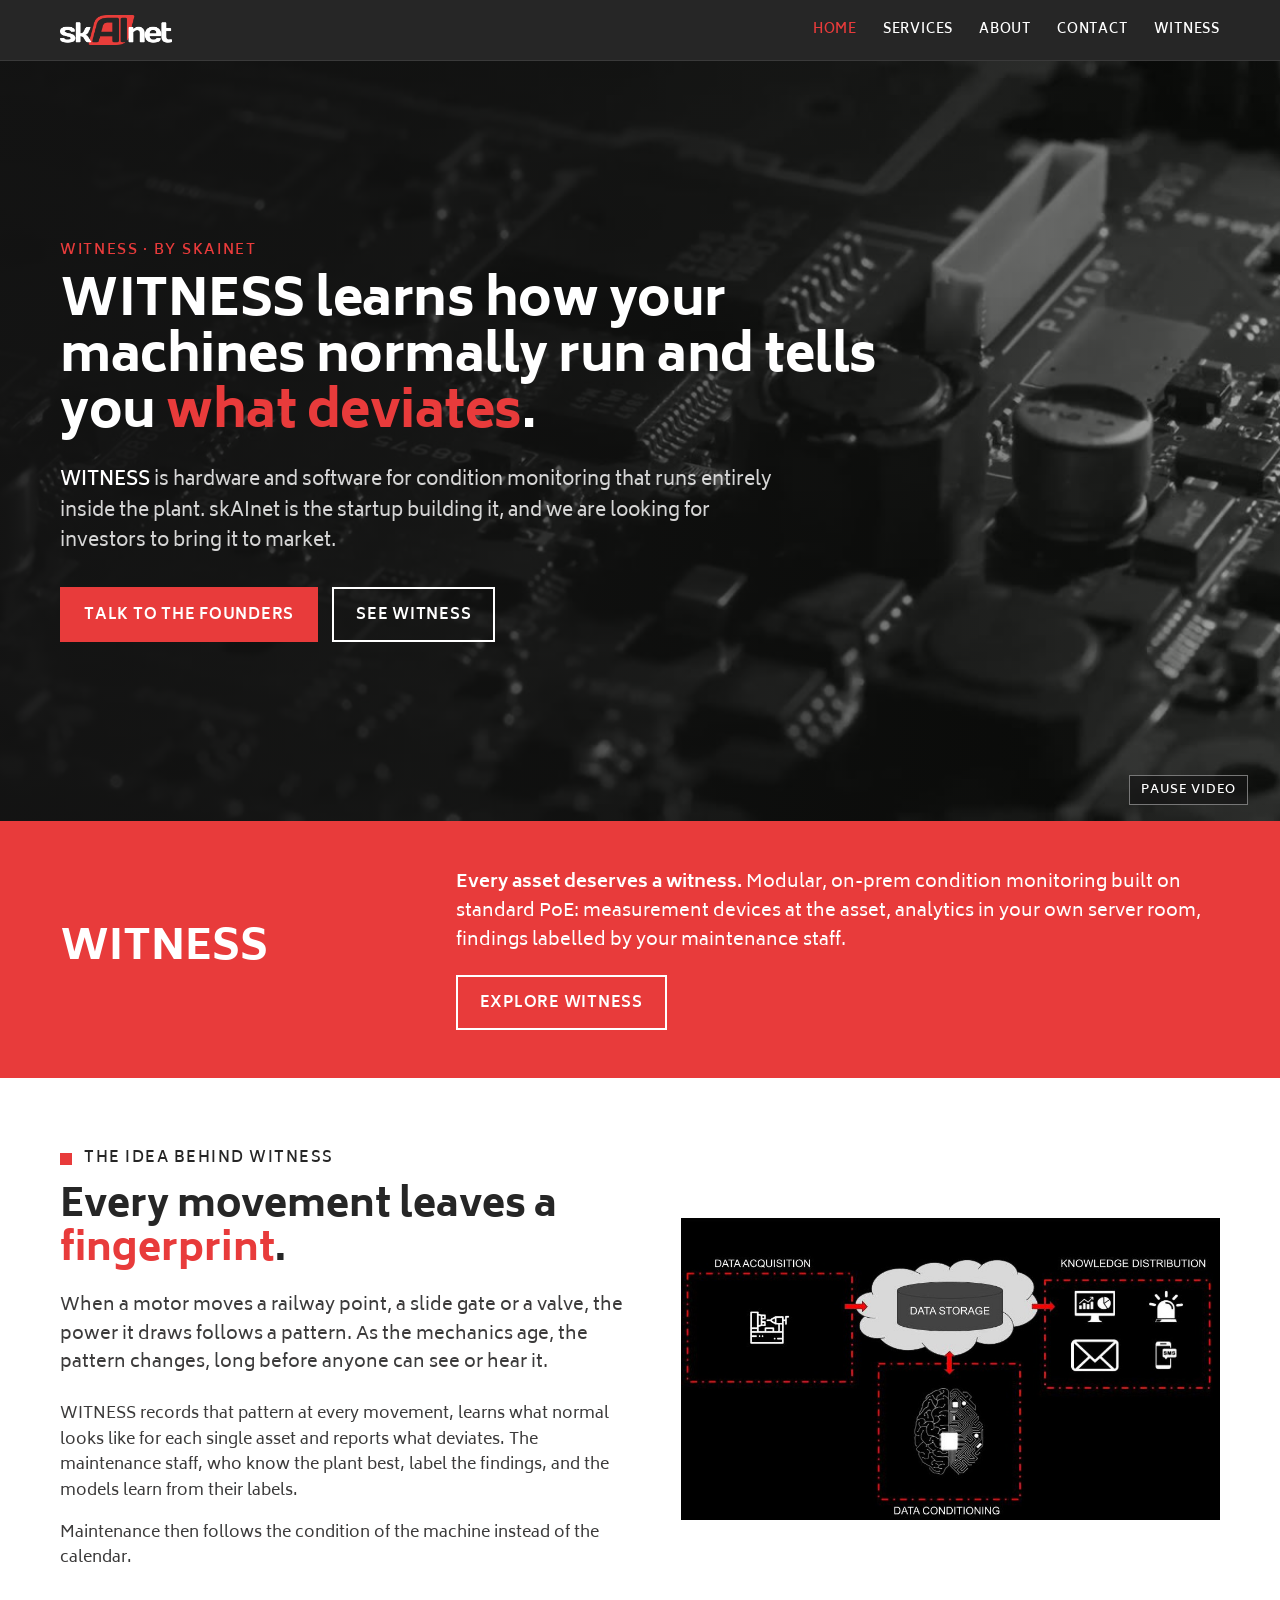
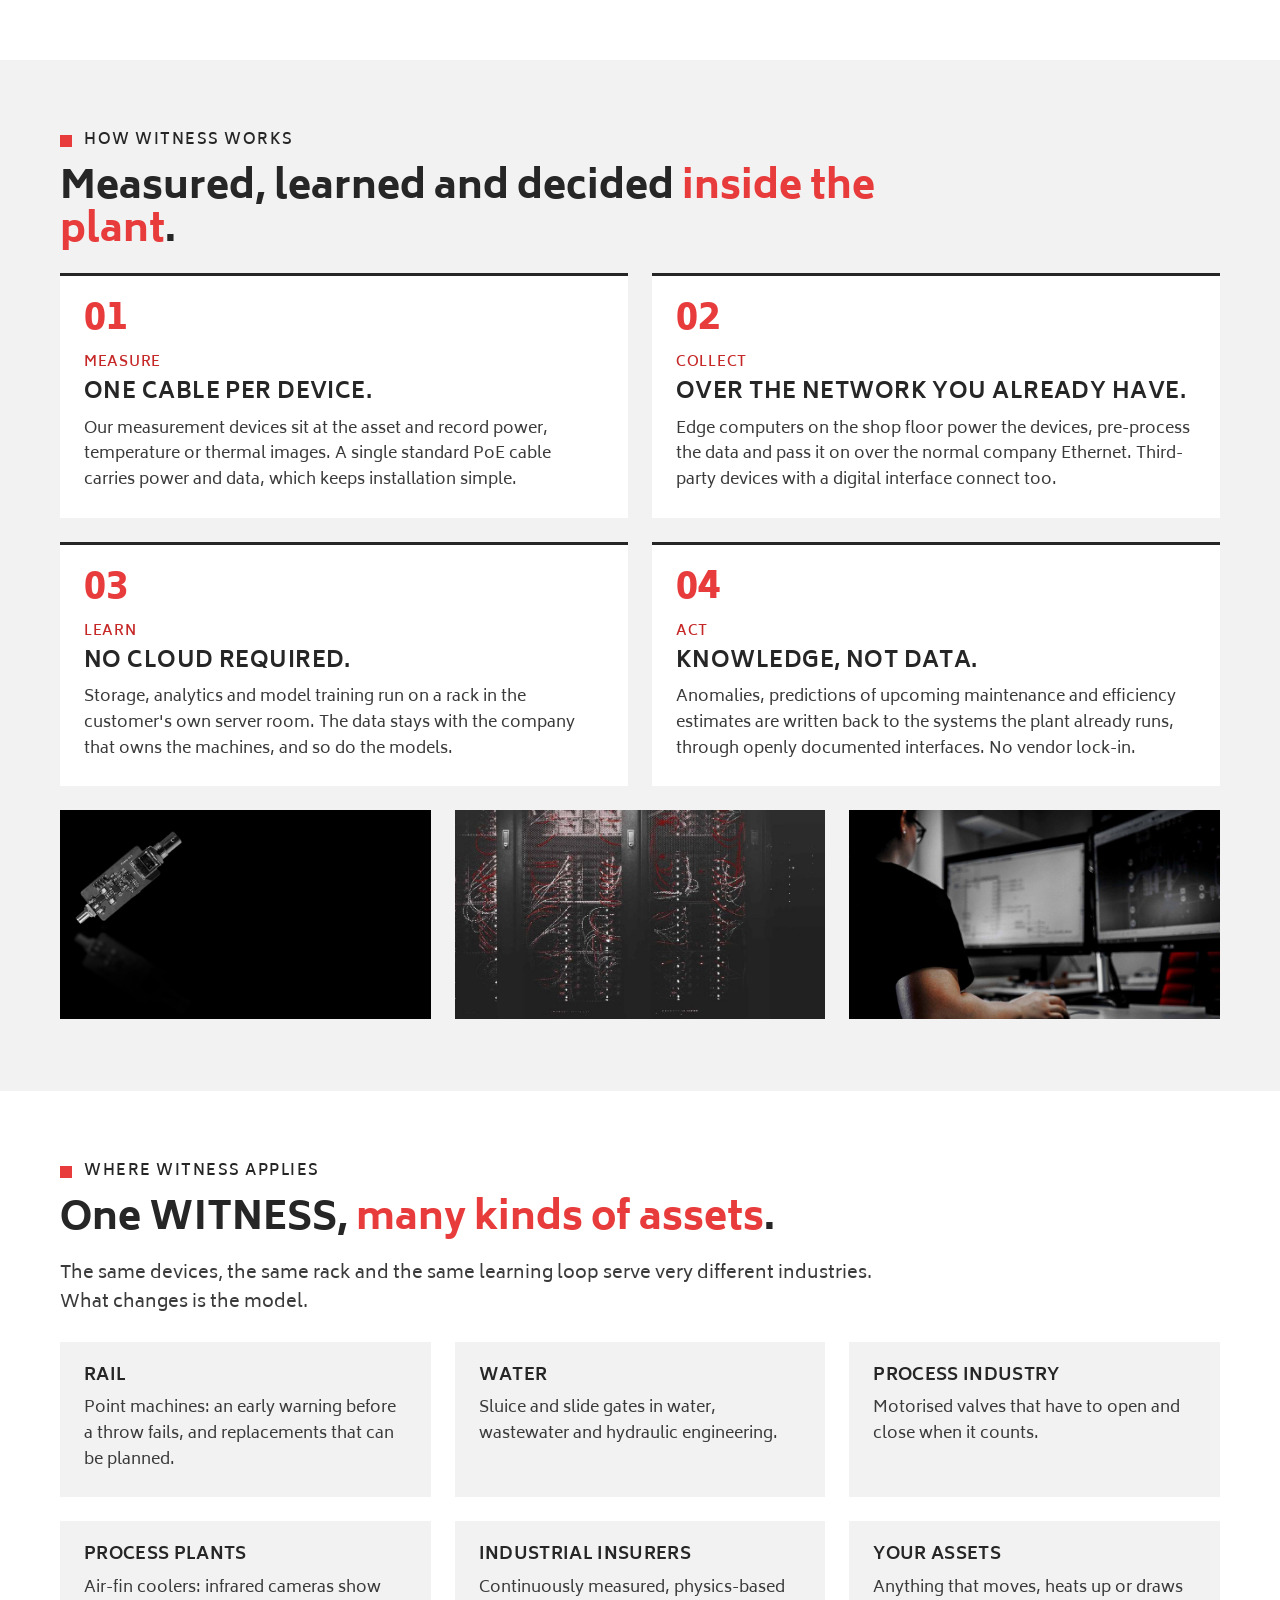
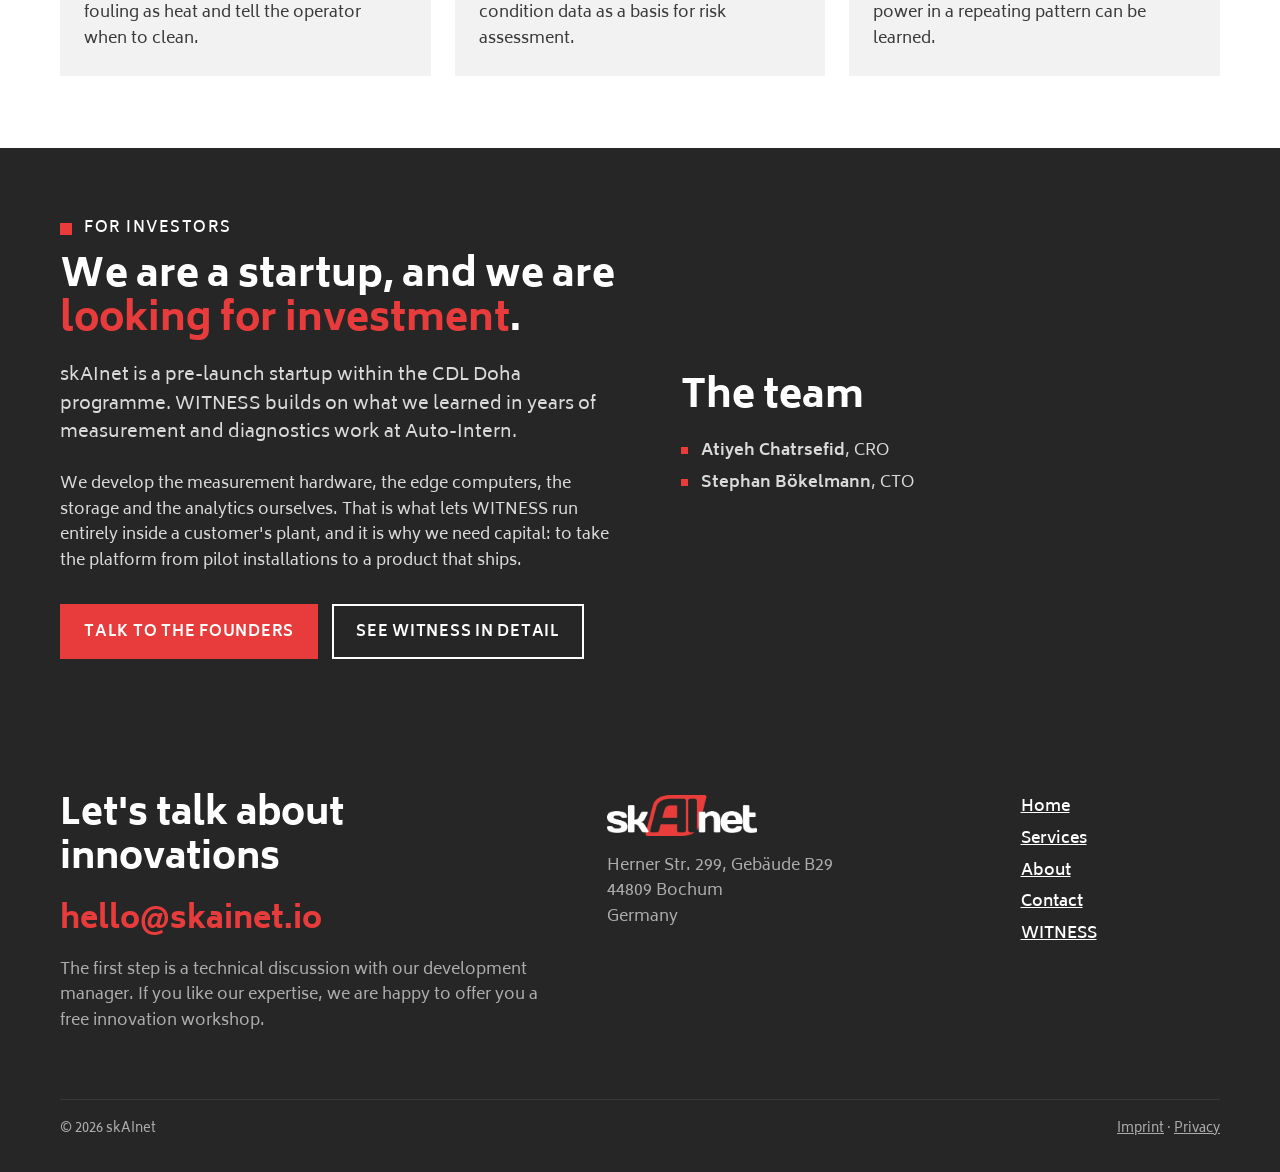
<file: index.html>
<!doctype html>
<html lang="en">
<head>
<meta charset="utf-8">
<meta name="viewport" content="width=device-width, initial-scale=1">
<title>skAInet: WITNESS, condition monitoring that stays in your plant</title>
<meta name="description" content="skAInet is a startup building WITNESS: hardware and software that learn how a machine normally runs and report what deviates, inside the plant. We are looking for investors.">
<meta name="theme-color" content="#262626">
<link rel="canonical" href="https://skainet.io/">
<meta property="og:type" content="website">
<meta property="og:site_name" content="skAInet">
<meta property="og:title" content="skAInet: WITNESS, condition monitoring that stays in your plant">
<meta property="og:description" content="skAInet is a startup building WITNESS: hardware and software that learn how a machine normally runs and report what deviates, inside the plant. We are looking for investors.">
<meta property="og:image" content="https://skainet.io/assets/img/og-image.jpg">
<meta name="twitter:card" content="summary_large_image">
<link rel="icon" href="favicon.ico" sizes="any">
<link rel="icon" href="assets/img/favicon-32.png" type="image/png" sizes="32x32">
<link rel="apple-touch-icon" href="assets/img/apple-touch-icon.png">
<link rel="preload" href="assets/fonts/biryani/biryani-extrabold.woff2" as="font" type="font/woff2" crossorigin>
<link rel="preload" href="assets/fonts/biryani/biryani-regular.woff2" as="font" type="font/woff2" crossorigin>
<link rel="stylesheet" href="assets/css/style.css">
<script type="application/ld+json">
{
 "@context": "https://schema.org",
 "@graph": [
  {
   "@type": "Brand",
   "@id": "https://skainet.io/#brand",
   "name": "skAInet",
   "url": "https://skainet.io/",
   "logo": "https://skainet.io/assets/img/og-image.jpg",
   "slogan": "Every asset deserves a witness.",
   "description": "Independent brand (not a legal entity) of the startup project founded by Atiyeh Chatrsefid and Stephan Bökelmann. skAInet builds WITNESS: hardware and software for on-premise condition monitoring of industrial assets.",
   "sameAs": [
    "https://witness.skainet.io/",
    "https://github.com/skainet-llc"
   ]
  },
  {
   "@type": "WebSite",
   "@id": "https://skainet.io/#website",
   "url": "https://skainet.io/",
   "name": "skAInet",
   "inLanguage": "en",
   "about": {
    "@id": "https://skainet.io/#brand"
   }
  },
  {
   "@type": "WebPage",
   "@id": "https://skainet.io/#webpage",
   "url": "https://skainet.io/",
   "name": "skAInet: WITNESS, condition monitoring that stays in your plant",
   "isPartOf": {
    "@id": "https://skainet.io/#website"
   },
   "about": {
    "@id": "https://skainet.io/#brand"
   },
   "inLanguage": "en",
   "mainEntity": {
    "@id": "https://witness.skainet.io/#product"
   }
  },
  {
   "@type": "Product",
   "@id": "https://witness.skainet.io/#product",
   "name": "WITNESS",
   "url": "https://witness.skainet.io/",
   "brand": {
    "@id": "https://skainet.io/#brand"
   },
   "category": "Industrial condition monitoring",
   "description": "Hardware and software for condition monitoring: measurement devices on standard PoE record time-series data at the assets, the analytics run in the operator's own server room, and maintenance staff label the findings."
  },
  {
   "@type": "Person",
   "@id": "https://maxclerkwell.tech/#person",
   "name": "Stephan Bökelmann",
   "url": "https://maxclerkwell.tech/",
   "jobTitle": "Co-founder and CTO, skAInet",
   "brand": {
    "@id": "https://skainet.io/#brand"
   }
  },
  {
   "@type": "Person",
   "@id": "https://nabla-b.engineering/team/#atiyeh-chatrsefid",
   "name": "Atiyeh Chatrsefid",
   "url": "https://nabla-b.engineering/team/#atiyeh-chatrsefid",
   "jobTitle": "Co-founder and CRO, skAInet",
   "brand": {
    "@id": "https://skainet.io/#brand"
   }
  }
 ]
}
</script>
</head>
<body>
<a class="skip" href="#main">Skip to content</a>

<header class="topbar">
  <div class="wrap">
    <a class="brand" href="./" aria-label="skAInet, home"><img src="assets/img/skainet-logo-white.png" width="800" height="214" alt="skAInet"></a>
    <button class="navtoggle" type="button" aria-expanded="false" aria-controls="nav">Menu</button>
    <nav id="nav" aria-label="Main">
      <ul>
        <li><a href="./" aria-current="page">Home</a></li>
        <li><a href="services/">Services</a></li>
        <li><a href="about/">About</a></li>
        <li><a href="contact/">Contact</a></li>
        <li><a href="https://witness.skainet.io/">WITNESS</a></li>
      </ul>
    </nav>
  </div>
</header>

<main id="main">
<section class="hero hero-media" id="top">
  <video class="bg" muted loop playsinline autoplay preload="metadata" poster="assets/video/pcb.jpg" aria-hidden="true" tabindex="-1"><source src="assets/video/pcb.mp4" type="video/mp4"></video>
  <button class="vtoggle" type="button" aria-pressed="false">Pause video</button>
  <div class="wrap">
    <div class="hero-text">
      <p class="kicker">WITNESS · by skAInet</p>
      <h1>WITNESS learns how your machines normally run and tells you <span class="red">what deviates</span>.</h1>
      <p class="lead"><strong>WITNESS</strong> is hardware and software for condition monitoring that runs entirely inside the plant. skAInet is the startup building it, and we are looking for investors to bring it to market.</p>
      <div class="actions">
        <a class="btn btn-primary" href="mailto:hello@skainet.io?subject=Investor%20enquiry">Talk to the founders</a>
        <a class="btn btn-ghost" href="https://witness.skainet.io/">See WITNESS</a>
      </div>
    </div>
  </div>
</section>

<section class="band" aria-labelledby="witness-h">
  <div class="wrap">
    <h2 id="witness-h">WITNESS</h2>
    <div>
      <p><strong>Every asset deserves a witness.</strong> Modular, on-prem condition monitoring built on standard PoE: measurement devices at the asset, analytics in your own server room, findings labelled by your maintenance staff.</p>
      <p class="more"><a class="btn btn-ghost" href="https://witness.skainet.io/">Explore WITNESS</a></p>
    </div>
  </div>
</section>

<section class="section" id="idea" aria-labelledby="idea-h">
  <div class="wrap split">
    <div>
      <h2 class="label" id="idea-h">The idea behind WITNESS</h2>
      <h3 class="title">Every movement leaves a <span class="red">fingerprint</span>.</h3>
      <p class="intro">When a motor moves a railway point, a slide gate or a valve, the power it draws follows a pattern. As the mechanics age, the pattern changes, long before anyone can see or hear it.</p>
      <p>WITNESS records that pattern at every movement, learns what normal looks like for each single asset and reports what deviates. The maintenance staff, who know the plant best, label the findings, and the models learn from their labels.</p>
      <p>Maintenance then follows the condition of the machine instead of the calendar.</p>
    </div>
    <figure class="shot dark"><img src="assets/img/condition-monitoring.jpg" width="956" height="536" alt="Diagram: data acquisition feeds data storage and data conditioning, which feed knowledge distribution by dashboard, stack light, mail and phone." loading="lazy"></figure>
  </div>
</section>

<section class="section alt" aria-labelledby="chain-h">
  <div class="wrap">
    <h2 class="label" id="chain-h">How WITNESS works</h2>
    <h3 class="title">Measured, learned and decided <span class="red">inside the plant</span>.</h3>
    <div class="grid cols-2 steps">
      <div class="panel step">
        <span class="num">01</span>
        <p class="what">Measure</p>
        <h3>One cable per device.</h3>
        <p>Our measurement devices sit at the asset and record power, temperature or thermal images. A single standard PoE cable carries power and data, which keeps installation simple.</p>
      </div>
      <div class="panel step">
        <span class="num">02</span>
        <p class="what">Collect</p>
        <h3>Over the network you already have.</h3>
        <p>Edge computers on the shop floor power the devices, pre-process the data and pass it on over the normal company Ethernet. Third-party devices with a digital interface connect too.</p>
      </div>
      <div class="panel step">
        <span class="num">03</span>
        <p class="what">Learn</p>
        <h3>No cloud required.</h3>
        <p>Storage, analytics and model training run on a rack in the customer's own server room. The data stays with the company that owns the machines, and so do the models.</p>
      </div>
      <div class="panel step">
        <span class="num">04</span>
        <p class="what">Act</p>
        <h3>Knowledge, not data.</h3>
        <p>Anomalies, predictions of upcoming maintenance and efficiency estimates are written back to the systems the plant already runs, through openly documented interfaces. No vendor lock-in.</p>
      </div>
    </div>
    <div class="grid cols-3 gallery">
      <figure class="shot"><img src="assets/img/preamp.jpg" width="1920" height="1080" alt="A skAInet preamplifier module on black ground" loading="lazy"></figure>
      <figure class="shot"><img src="assets/img/data-storage.jpg" width="960" height="477" alt="Server racks with red network cabling" loading="lazy"></figure>
      <figure class="shot"><img src="assets/img/kicad.jpg" width="1024" height="683" alt="A developer working on a circuit board layout" loading="lazy"></figure>
    </div>
  </div>
</section>

<section class="section" aria-labelledby="where-h">
  <div class="wrap">
    <h2 class="label" id="where-h">Where WITNESS applies</h2>
    <h3 class="title">One WITNESS, <span class="red">many kinds of assets</span>.</h3>
    <p class="intro">The same devices, the same rack and the same learning loop serve very different industries. What changes is the model.</p>
    <div class="grid cols-3">
      <div class="panel">
        <h3>Rail</h3>
        <p>Point machines: an early warning before a throw fails, and replacements that can be planned.</p>
      </div>
      <div class="panel">
        <h3>Water</h3>
        <p>Sluice and slide gates in water, wastewater and hydraulic engineering.</p>
      </div>
      <div class="panel">
        <h3>Process industry</h3>
        <p>Motorised valves that have to open and close when it counts.</p>
      </div>
      <div class="panel">
        <h3>Process plants</h3>
        <p>Air-fin coolers: infrared cameras show fouling as heat and tell the operator when to clean.</p>
      </div>
      <div class="panel">
        <h3>Industrial insurers</h3>
        <p>Continuously measured, physics-based condition data as a basis for risk assessment.</p>
      </div>
      <div class="panel">
        <h3>Your assets</h3>
        <p>Anything that moves, heats up or draws power in a repeating pattern can be learned.</p>
      </div>
    </div>
  </div>
</section>

<section class="section dark" id="investors" aria-labelledby="inv-h">
  <div class="wrap split">
    <div>
      <h2 class="label" id="inv-h">For investors</h2>
      <h3 class="title">We are a startup, and we are <span class="red">looking for investment</span>.</h3>
      <p class="intro">skAInet is a pre-launch startup within the CDL Doha programme. WITNESS builds on what we learned in years of measurement and diagnostics work at Auto-Intern.</p>
      <p>We develop the measurement hardware, the edge computers, the storage and the analytics ourselves. That is what lets WITNESS run entirely inside a customer's plant, and it is why we need capital: to take the platform from pilot installations to a product that ships.</p>
      <div class="actions">
        <a class="btn btn-primary" href="mailto:hello@skainet.io?subject=Investor%20enquiry">Talk to the founders</a>
        <a class="btn btn-ghost" href="https://witness.skainet.io/">See WITNESS in detail</a>
      </div>
    </div>
    <div>
      <h3 class="title">The team</h3>
      <ul class="sq">
        <li><strong>Atiyeh Chatrsefid</strong>, CRO</li>
        <li><strong>Stephan Bökelmann</strong>, CTO</li>
      </ul>
    </div>
  </div>
</section>
</main>

<footer class="footer" id="contact" aria-labelledby="contact-h">
  <div class="wrap">
    <div class="grid cols-3">
      <div>
        <h2 id="contact-h">Let's talk about innovations</h2>
        <a class="mail" href="mailto:hello@skainet.io">hello@skainet.io</a>
        <p>The first step is a technical discussion with our development manager. If you like our expertise, we are happy to offer you a free innovation workshop.</p>
      </div>
      <div>
        <img class="logo" src="assets/img/skainet-logo-white.png" width="800" height="214" alt="skAInet" loading="lazy">
        <p>Herner Str. 299, Gebäude B29<br>44809 Bochum<br>Germany</p>
      </div>
      <ul class="links">
        <li><a href="./">Home</a></li>
        <li><a href="services/">Services</a></li>
        <li><a href="about/">About</a></li>
        <li><a href="contact/">Contact</a></li>
        <li><a href="https://witness.skainet.io/">WITNESS</a></li>
      </ul>
    </div>
    <div class="legal">
      <span>© 2026 skAInet</span>
      <span><a href="imprint/">Imprint</a> · <a href="privacy/">Privacy</a></span>
    </div>
  </div>
</footer>
<script src="assets/js/main.js" defer></script>
</body>
</html>
</file>
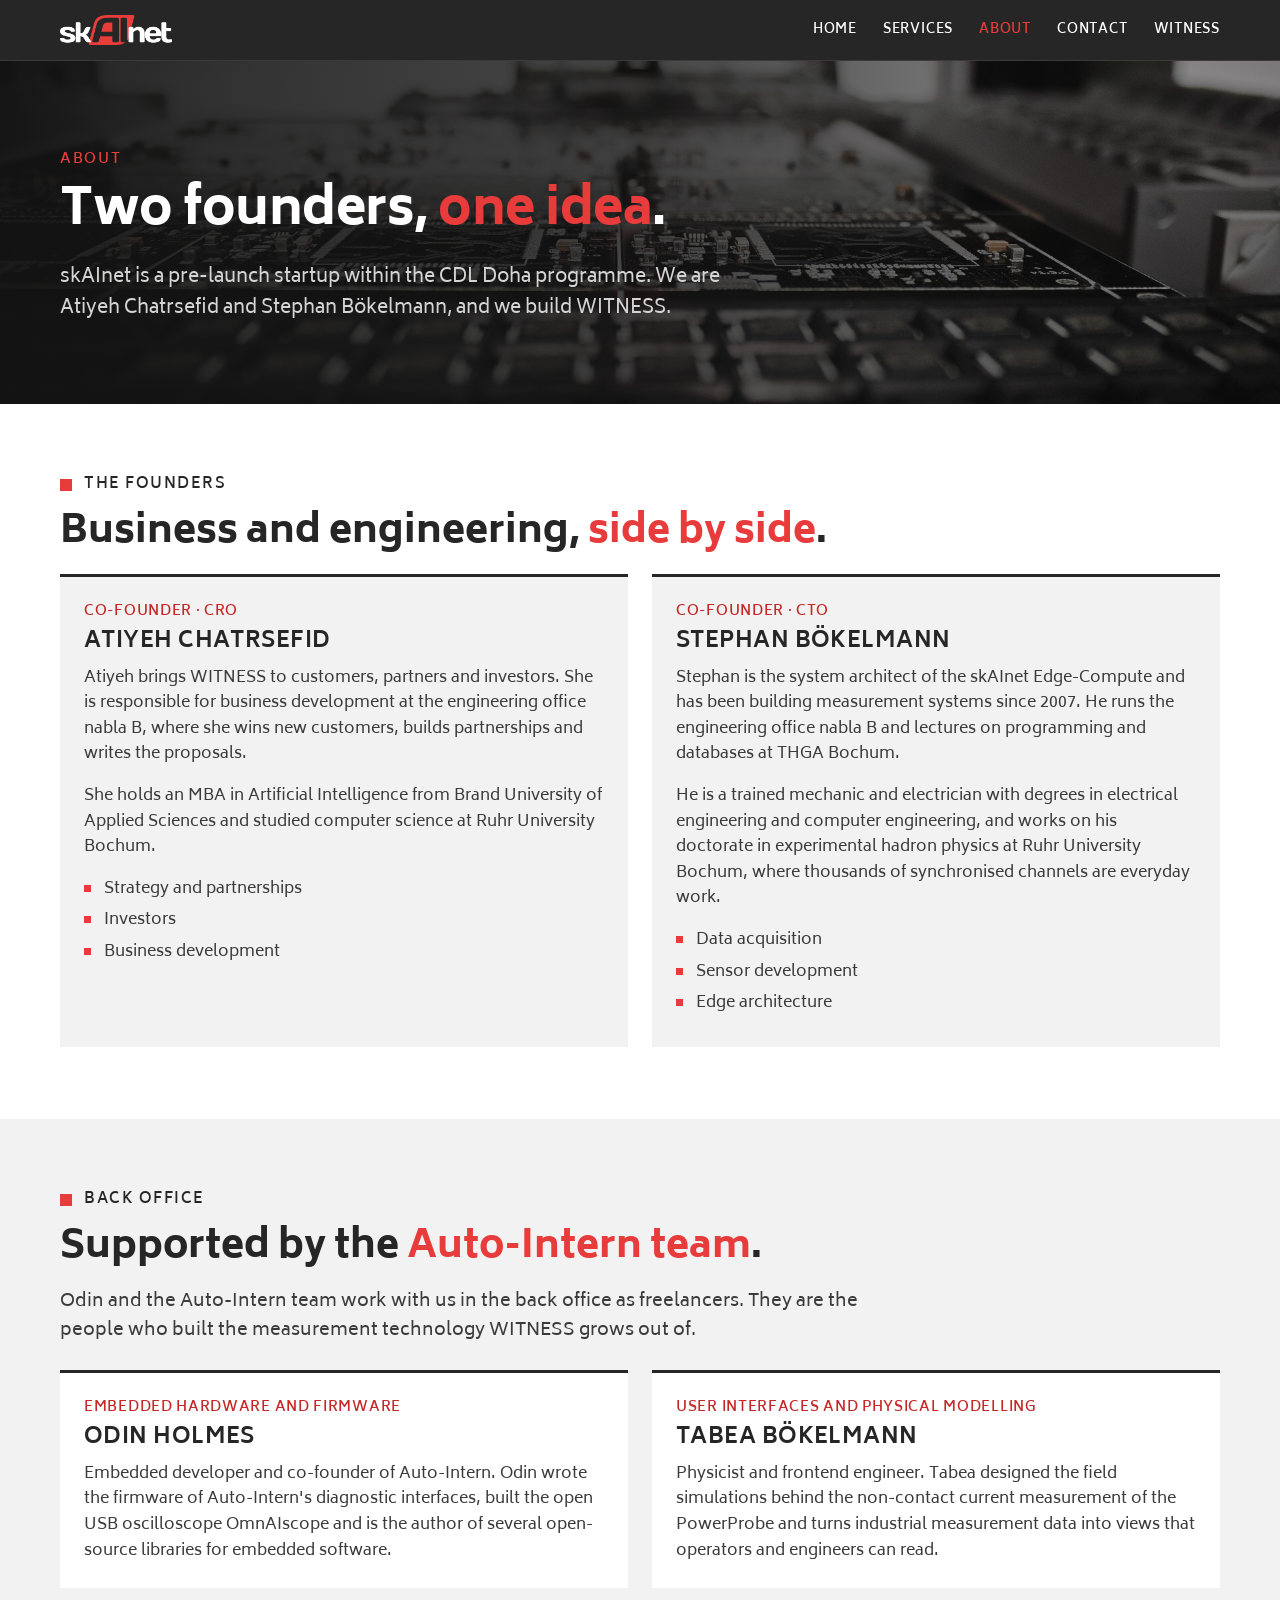
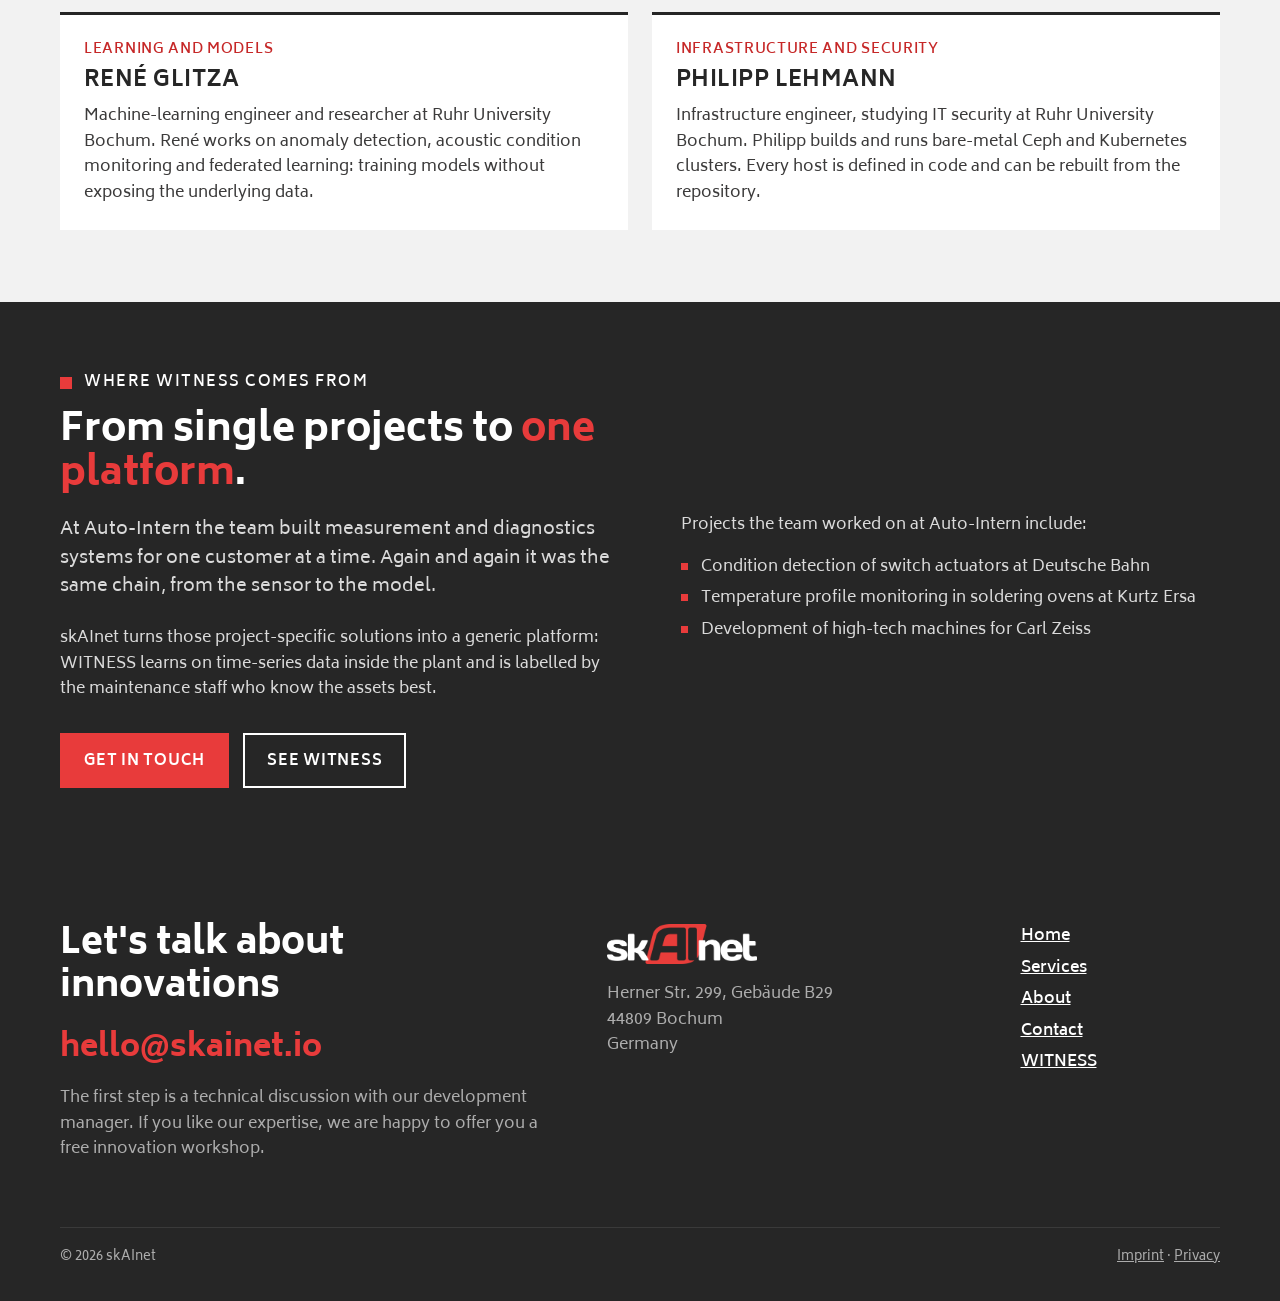
<file: about/index.html>
<!doctype html>
<html lang="en">
<head>
<meta charset="utf-8">
<meta name="viewport" content="width=device-width, initial-scale=1">
<title>About: skAInet</title>
<meta name="description" content="skAInet is a startup founded by Atiyeh Chatrsefid and Stephan Bökelmann. We build WITNESS, supported by the Auto-Intern team.">
<meta name="theme-color" content="#262626">
<link rel="canonical" href="https://skainet.io/about/">
<meta property="og:type" content="website">
<meta property="og:site_name" content="skAInet">
<meta property="og:title" content="About: skAInet">
<meta property="og:description" content="skAInet is a startup founded by Atiyeh Chatrsefid and Stephan Bökelmann. We build WITNESS, supported by the Auto-Intern team.">
<meta property="og:image" content="https://skainet.io/assets/img/og-image.jpg">
<meta name="twitter:card" content="summary_large_image">
<link rel="icon" href="../favicon.ico" sizes="any">
<link rel="icon" href="../assets/img/favicon-32.png" type="image/png" sizes="32x32">
<link rel="apple-touch-icon" href="../assets/img/apple-touch-icon.png">
<link rel="preload" href="../assets/fonts/biryani/biryani-extrabold.woff2" as="font" type="font/woff2" crossorigin>
<link rel="preload" href="../assets/fonts/biryani/biryani-regular.woff2" as="font" type="font/woff2" crossorigin>
<link rel="stylesheet" href="../assets/css/style.css">
<script type="application/ld+json">
{
 "@context": "https://schema.org",
 "@graph": [
  {
   "@type": "Brand",
   "@id": "https://skainet.io/#brand",
   "name": "skAInet",
   "url": "https://skainet.io/",
   "logo": "https://skainet.io/assets/img/og-image.jpg",
   "slogan": "Every asset deserves a witness.",
   "description": "Independent brand (not a legal entity) of the startup project founded by Atiyeh Chatrsefid and Stephan Bökelmann. skAInet builds WITNESS: hardware and software for on-premise condition monitoring of industrial assets.",
   "sameAs": [
    "https://witness.skainet.io/",
    "https://github.com/skainet-llc"
   ]
  },
  {
   "@type": "WebSite",
   "@id": "https://skainet.io/#website",
   "url": "https://skainet.io/",
   "name": "skAInet",
   "inLanguage": "en",
   "about": {
    "@id": "https://skainet.io/#brand"
   }
  },
  {
   "@type": "AboutPage",
   "@id": "https://skainet.io/about/#webpage",
   "url": "https://skainet.io/about/",
   "name": "About: skAInet",
   "isPartOf": {
    "@id": "https://skainet.io/#website"
   },
   "about": {
    "@id": "https://skainet.io/#brand"
   },
   "inLanguage": "en",
   "mentions": [
    {
     "@id": "https://www.auto-intern.de/ueber-auto-intern/#odin-holmes"
    },
    {
     "@id": "https://tabeatheunicorn.space/#person"
    },
    {
     "@id": "https://jearde.github.io/#person"
    },
    {
     "@id": "https://philipptheserver.com/#person"
    }
   ]
  },
  {
   "@type": "Person",
   "@id": "https://maxclerkwell.tech/#person",
   "name": "Stephan Bökelmann",
   "url": "https://maxclerkwell.tech/",
   "jobTitle": "Co-founder and CTO, skAInet",
   "brand": {
    "@id": "https://skainet.io/#brand"
   }
  },
  {
   "@type": "Person",
   "@id": "https://nabla-b.engineering/team/#atiyeh-chatrsefid",
   "name": "Atiyeh Chatrsefid",
   "url": "https://nabla-b.engineering/team/#atiyeh-chatrsefid",
   "jobTitle": "Co-founder and CRO, skAInet",
   "brand": {
    "@id": "https://skainet.io/#brand"
   }
  },
  {
   "@type": "Person",
   "@id": "https://www.auto-intern.de/ueber-auto-intern/#odin-holmes",
   "name": "Odin Holmes",
   "url": "https://www.auto-intern.de/ueber-auto-intern/#odin-holmes"
  },
  {
   "@type": "Person",
   "@id": "https://tabeatheunicorn.space/#person",
   "name": "Tabea Bökelmann",
   "url": "https://tabeatheunicorn.space/"
  },
  {
   "@type": "Person",
   "@id": "https://jearde.github.io/#person",
   "name": "René Glitza",
   "url": "https://jearde.github.io/"
  },
  {
   "@type": "Person",
   "@id": "https://philipptheserver.com/#person",
   "name": "Philipp Lehmann",
   "url": "https://philipptheserver.com/"
  }
 ]
}
</script>
</head>
<body>
<a class="skip" href="#main">Skip to content</a>

<header class="topbar">
  <div class="wrap">
    <a class="brand" href="../" aria-label="skAInet, home"><img src="../assets/img/skainet-logo-white.png" width="800" height="214" alt="skAInet"></a>
    <button class="navtoggle" type="button" aria-expanded="false" aria-controls="nav">Menu</button>
    <nav id="nav" aria-label="Main">
      <ul>
        <li><a href="../">Home</a></li>
        <li><a href="../services/">Services</a></li>
        <li><a href="../about/" aria-current="page">About</a></li>
        <li><a href="../contact/">Contact</a></li>
        <li><a href="https://witness.skainet.io/">WITNESS</a></li>
      </ul>
    </nav>
  </div>
</header>

<main id="main">
<section class="pagehero">
  <img class="bg" src="../assets/img/pcb-title.jpg" alt="" style="object-position: center">
  <div class="wrap">
    <p class="kicker">About</p>
    <h1>Two founders, <span class="red">one idea</span>.</h1>
    <p class="lead">skAInet is a pre-launch startup within the CDL Doha programme. We are Atiyeh Chatrsefid and Stephan Bökelmann, and we build WITNESS.</p>
  </div>
</section>

<section class="section" aria-labelledby="founders-h">
  <div class="wrap">
    <h2 class="label" id="founders-h">The founders</h2>
    <h3 class="title">Business and engineering, <span class="red">side by side</span>.</h3>
    <div class="grid cols-2 steps">
      <div class="panel step">
        <p class="what">Co-founder · CRO</p>
        <h3>Atiyeh Chatrsefid</h3>
        <p>Atiyeh brings WITNESS to customers, partners and investors. She is responsible for business development at the engineering office nabla B, where she wins new customers, builds partnerships and writes the proposals.</p>
        <p>She holds an MBA in Artificial Intelligence from Brand University of Applied Sciences and studied computer science at Ruhr University Bochum.</p>
        <ul class="sq"><li>Strategy and partnerships</li><li>Investors</li><li>Business development</li></ul>
      </div>
      <div class="panel step">
        <p class="what">Co-founder · CTO</p>
        <h3>Stephan Bökelmann</h3>
        <p>Stephan is the system architect of the skAInet Edge-Compute and has been building measurement systems since 2007. He runs the engineering office nabla B and lectures on programming and databases at THGA Bochum.</p>
        <p>He is a trained mechanic and electrician with degrees in electrical engineering and computer engineering, and works on his doctorate in experimental hadron physics at Ruhr University Bochum, where thousands of synchronised channels are everyday work.</p>
        <ul class="sq"><li>Data acquisition</li><li>Sensor development</li><li>Edge architecture</li></ul>
      </div>
    </div>
  </div>
</section>

<section class="section alt" aria-labelledby="back-h">
  <div class="wrap">
    <h2 class="label" id="back-h">Back office</h2>
    <h3 class="title">Supported by the <span class="red">Auto-Intern team</span>.</h3>
    <p class="intro">Odin and the Auto-Intern team work with us in the back office as freelancers. They are the people who built the measurement technology WITNESS grows out of.</p>
    <div class="grid cols-2">
      <div class="panel step">
        <p class="what">Embedded hardware and firmware</p>
        <h3>Odin Holmes</h3>
        <p>Embedded developer and co-founder of Auto-Intern. Odin wrote the firmware of Auto-Intern's diagnostic interfaces, built the open USB oscilloscope OmnAIscope and is the author of several open-source libraries for embedded software.</p>
      </div>
      <div class="panel step">
        <p class="what">User interfaces and physical modelling</p>
        <h3>Tabea Bökelmann</h3>
        <p>Physicist and frontend engineer. Tabea designed the field simulations behind the non-contact current measurement of the PowerProbe and turns industrial measurement data into views that operators and engineers can read.</p>
      </div>
      <div class="panel step">
        <p class="what">Learning and models</p>
        <h3>René Glitza</h3>
        <p>Machine-learning engineer and researcher at Ruhr University Bochum. René works on anomaly detection, acoustic condition monitoring and federated learning: training models without exposing the underlying data.</p>
      </div>
      <div class="panel step">
        <p class="what">Infrastructure and security</p>
        <h3>Philipp Lehmann</h3>
        <p>Infrastructure engineer, studying IT security at Ruhr University Bochum. Philipp builds and runs bare-metal Ceph and Kubernetes clusters. Every host is defined in code and can be rebuilt from the repository.</p>
      </div>
    </div>
  </div>
</section>

<section class="section dark" aria-labelledby="origin-h">
  <div class="wrap split">
    <div>
      <h2 class="label" id="origin-h">Where WITNESS comes from</h2>
      <h3 class="title">From single projects to <span class="red">one platform</span>.</h3>
      <p class="intro">At Auto-Intern the team built measurement and diagnostics systems for one customer at a time. Again and again it was the same chain, from the sensor to the model.</p>
      <p>skAInet turns those project-specific solutions into a generic platform: WITNESS learns on time-series data inside the plant and is labelled by the maintenance staff who know the assets best.</p>
      <div class="actions">
        <a class="btn btn-primary" href="mailto:hello@skainet.io">Get in touch</a>
        <a class="btn btn-ghost" href="https://witness.skainet.io/">See WITNESS</a>
      </div>
    </div>
    <div>
      <p>Projects the team worked on at Auto-Intern include:</p>
      <ul class="sq"><li>Condition detection of switch actuators at Deutsche Bahn</li><li>Temperature profile monitoring in soldering ovens at Kurtz Ersa</li><li>Development of high-tech machines for Carl Zeiss</li></ul>
    </div>
  </div>
</section>
</main>

<footer class="footer" id="contact" aria-labelledby="contact-h">
  <div class="wrap">
    <div class="grid cols-3">
      <div>
        <h2 id="contact-h">Let's talk about innovations</h2>
        <a class="mail" href="mailto:hello@skainet.io">hello@skainet.io</a>
        <p>The first step is a technical discussion with our development manager. If you like our expertise, we are happy to offer you a free innovation workshop.</p>
      </div>
      <div>
        <img class="logo" src="../assets/img/skainet-logo-white.png" width="800" height="214" alt="skAInet" loading="lazy">
        <p>Herner Str. 299, Gebäude B29<br>44809 Bochum<br>Germany</p>
      </div>
      <ul class="links">
        <li><a href="../">Home</a></li>
        <li><a href="../services/">Services</a></li>
        <li><a href="../about/">About</a></li>
        <li><a href="../contact/">Contact</a></li>
        <li><a href="https://witness.skainet.io/">WITNESS</a></li>
      </ul>
    </div>
    <div class="legal">
      <span>© 2026 skAInet</span>
      <span><a href="../imprint/">Imprint</a> · <a href="../privacy/">Privacy</a></span>
    </div>
  </div>
</footer>
<script src="../assets/js/main.js" defer></script>
</body>
</html>
</file>
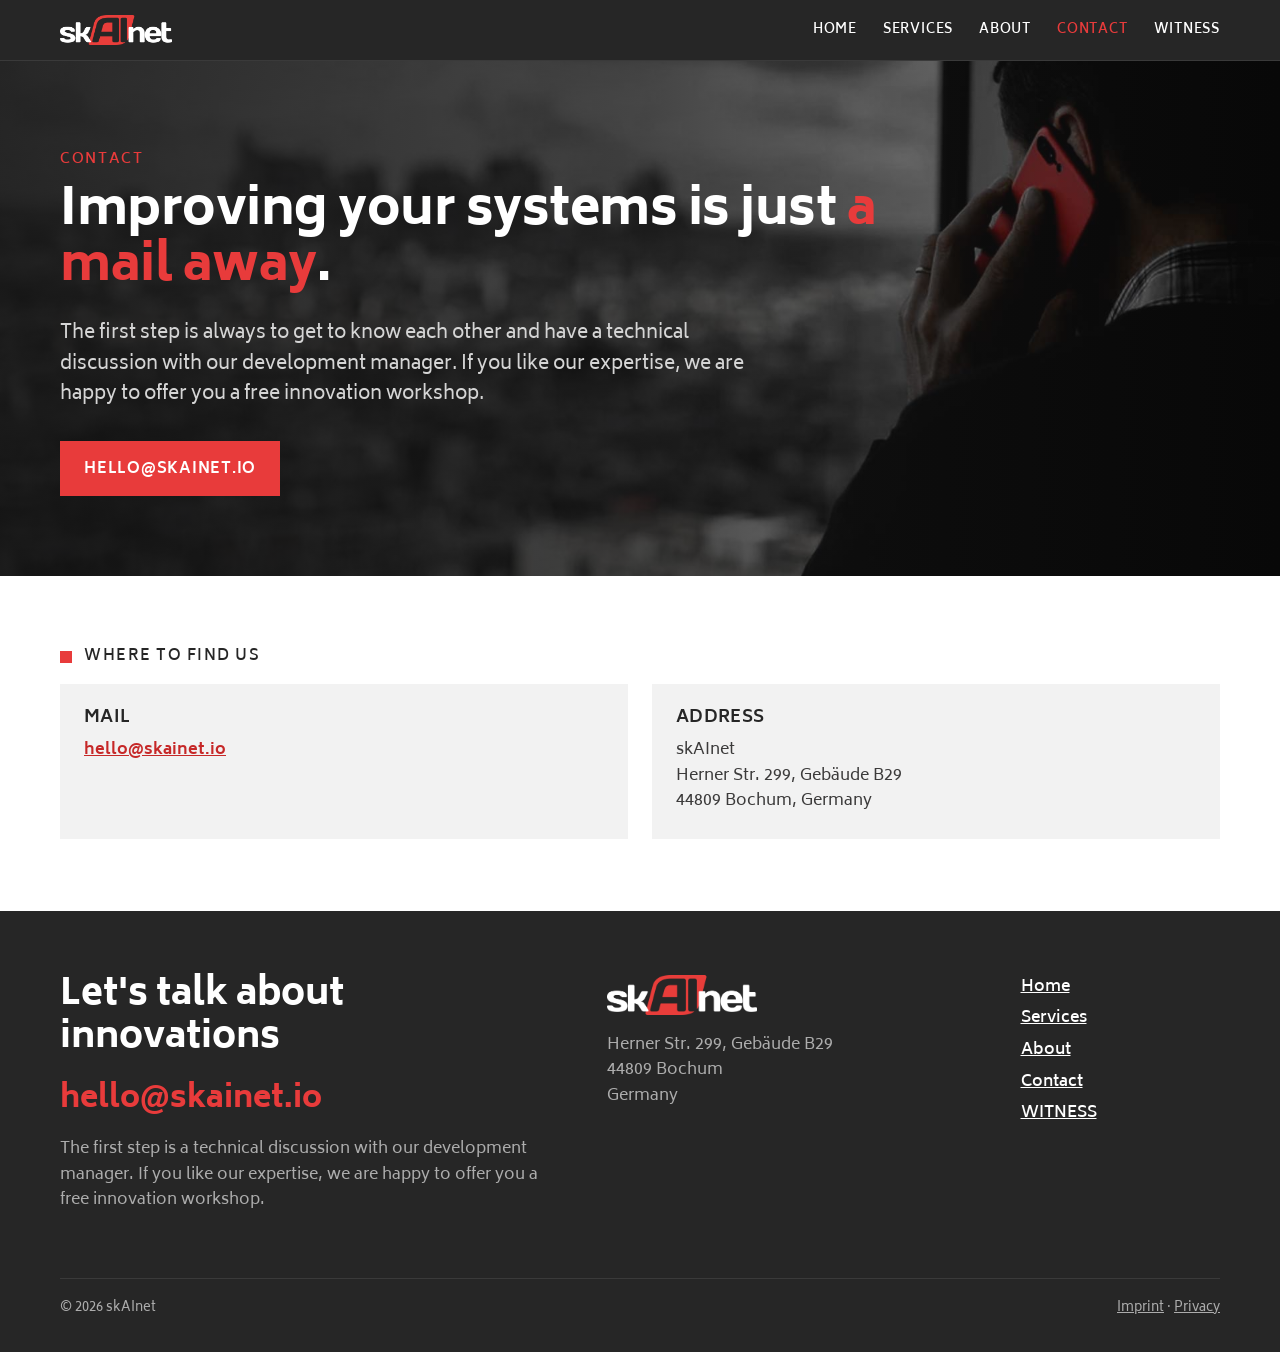
<file: contact/index.html>
<!doctype html>
<html lang="en">
<head>
<meta charset="utf-8">
<meta name="viewport" content="width=device-width, initial-scale=1">
<title>Contact: skAInet</title>
<meta name="description" content="Write to hello@skainet.io. The first step is a technical discussion with our development manager.">
<meta name="theme-color" content="#262626">
<link rel="canonical" href="https://skainet.io/contact/">
<meta property="og:type" content="website">
<meta property="og:site_name" content="skAInet">
<meta property="og:title" content="Contact: skAInet">
<meta property="og:description" content="Write to hello@skainet.io. The first step is a technical discussion with our development manager.">
<meta property="og:image" content="https://skainet.io/assets/img/og-image.jpg">
<meta name="twitter:card" content="summary_large_image">
<link rel="icon" href="../favicon.ico" sizes="any">
<link rel="icon" href="../assets/img/favicon-32.png" type="image/png" sizes="32x32">
<link rel="apple-touch-icon" href="../assets/img/apple-touch-icon.png">
<link rel="preload" href="../assets/fonts/biryani/biryani-extrabold.woff2" as="font" type="font/woff2" crossorigin>
<link rel="preload" href="../assets/fonts/biryani/biryani-regular.woff2" as="font" type="font/woff2" crossorigin>
<link rel="stylesheet" href="../assets/css/style.css">
<script type="application/ld+json">
{
 "@context": "https://schema.org",
 "@graph": [
  {
   "@type": "Brand",
   "@id": "https://skainet.io/#brand",
   "name": "skAInet",
   "url": "https://skainet.io/"
  },
  {
   "@type": "WebSite",
   "@id": "https://skainet.io/#website",
   "url": "https://skainet.io/",
   "name": "skAInet",
   "inLanguage": "en",
   "about": {
    "@id": "https://skainet.io/#brand"
   }
  },
  {
   "@type": "ContactPage",
   "@id": "https://skainet.io/contact/#webpage",
   "url": "https://skainet.io/contact/",
   "name": "Contact: skAInet",
   "isPartOf": {
    "@id": "https://skainet.io/#website"
   },
   "about": {
    "@id": "https://skainet.io/#brand"
   },
   "inLanguage": "en"
  }
 ]
}
</script>
</head>
<body>
<a class="skip" href="#main">Skip to content</a>

<header class="topbar">
  <div class="wrap">
    <a class="brand" href="../" aria-label="skAInet, home"><img src="../assets/img/skainet-logo-white.png" width="800" height="214" alt="skAInet"></a>
    <button class="navtoggle" type="button" aria-expanded="false" aria-controls="nav">Menu</button>
    <nav id="nav" aria-label="Main">
      <ul>
        <li><a href="../">Home</a></li>
        <li><a href="../services/">Services</a></li>
        <li><a href="../about/">About</a></li>
        <li><a href="../contact/" aria-current="page">Contact</a></li>
        <li><a href="https://witness.skainet.io/">WITNESS</a></li>
      </ul>
    </nav>
  </div>
</header>

<main id="main">
<section class="pagehero">
  <img class="bg" src="../assets/img/contact.jpg" alt="" style="object-position: center">
  <div class="wrap">
    <p class="kicker">Contact</p>
    <h1>Improving your systems is just <span class="red">a mail away</span>.</h1>
    <p class="lead">The first step is always to get to know each other and have a technical discussion with our development manager. If you like our expertise, we are happy to offer you a free innovation workshop.</p>
    <div class="actions"><a class="btn btn-primary" href="mailto:hello@skainet.io">hello@skainet.io</a></div>
  </div>
</section>

<section class="section" aria-labelledby="where-h">
  <div class="wrap">
    <h2 class="label" id="where-h">Where to find us</h2>
    <div class="grid cols-2">
      <div class="panel">
        <h3>Mail</h3>
        <p><a class="plainlink" href="mailto:hello@skainet.io">hello@skainet.io</a></p>
      </div>
      <div class="panel">
        <h3>Address</h3>
        <p>skAInet<br>Herner Str. 299, Gebäude B29<br>44809 Bochum, Germany</p>
      </div>
    </div>
  </div>
</section>
</main>

<footer class="footer" id="contact" aria-labelledby="contact-h">
  <div class="wrap">
    <div class="grid cols-3">
      <div>
        <h2 id="contact-h">Let's talk about innovations</h2>
        <a class="mail" href="mailto:hello@skainet.io">hello@skainet.io</a>
        <p>The first step is a technical discussion with our development manager. If you like our expertise, we are happy to offer you a free innovation workshop.</p>
      </div>
      <div>
        <img class="logo" src="../assets/img/skainet-logo-white.png" width="800" height="214" alt="skAInet" loading="lazy">
        <p>Herner Str. 299, Gebäude B29<br>44809 Bochum<br>Germany</p>
      </div>
      <ul class="links">
        <li><a href="../">Home</a></li>
        <li><a href="../services/">Services</a></li>
        <li><a href="../about/">About</a></li>
        <li><a href="../contact/">Contact</a></li>
        <li><a href="https://witness.skainet.io/">WITNESS</a></li>
      </ul>
    </div>
    <div class="legal">
      <span>© 2026 skAInet</span>
      <span><a href="../imprint/">Imprint</a> · <a href="../privacy/">Privacy</a></span>
    </div>
  </div>
</footer>
<script src="../assets/js/main.js" defer></script>
</body>
</html>
</file>
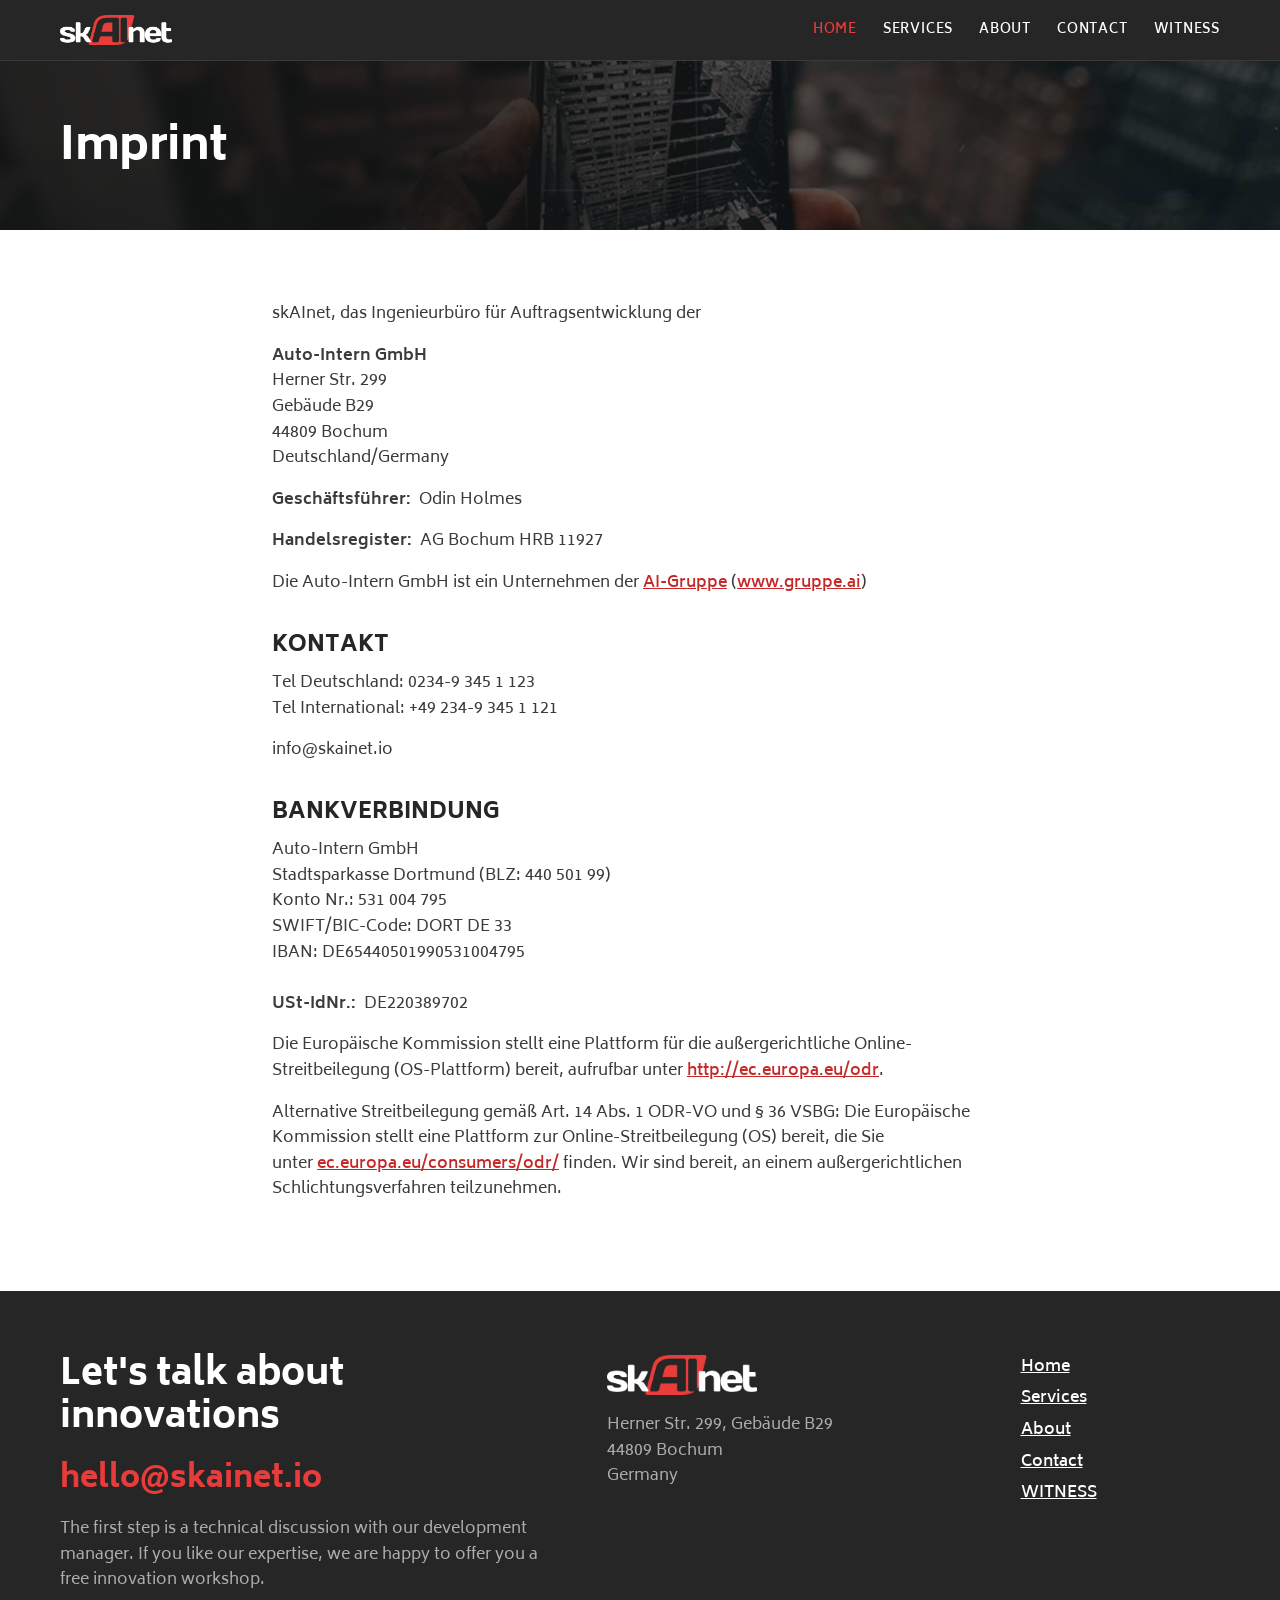
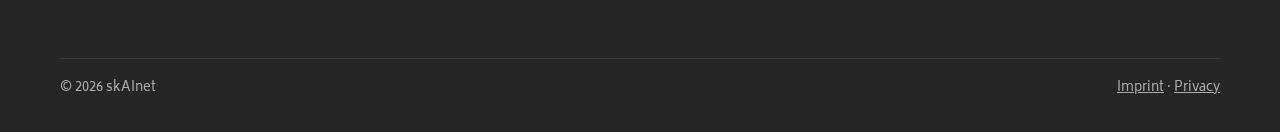
<file: imprint/index.html>
<!doctype html>
<html lang="de">
<head>
<meta charset="utf-8">
<meta name="viewport" content="width=device-width, initial-scale=1">
<title>Imprint: skAInet</title>
<meta name="description" content="Imprint of skainet.io.">
<meta name="theme-color" content="#262626">
<link rel="canonical" href="https://skainet.io/imprint/">
<meta property="og:type" content="website">
<meta property="og:site_name" content="skAInet">
<meta property="og:title" content="Imprint: skAInet">
<meta property="og:description" content="Imprint of skainet.io.">
<meta property="og:image" content="https://skainet.io/assets/img/og-image.jpg">
<meta name="twitter:card" content="summary_large_image">
<link rel="icon" href="../favicon.ico" sizes="any">
<link rel="icon" href="../assets/img/favicon-32.png" type="image/png" sizes="32x32">
<link rel="apple-touch-icon" href="../assets/img/apple-touch-icon.png">
<link rel="preload" href="../assets/fonts/biryani/biryani-extrabold.woff2" as="font" type="font/woff2" crossorigin>
<link rel="preload" href="../assets/fonts/biryani/biryani-regular.woff2" as="font" type="font/woff2" crossorigin>
<link rel="stylesheet" href="../assets/css/style.css">
</head>
<body>
<a class="skip" href="#main">Skip to content</a>

<header class="topbar">
  <div class="wrap">
    <a class="brand" href="../" aria-label="skAInet, home"><img src="../assets/img/skainet-logo-white.png" width="800" height="214" alt="skAInet"></a>
    <button class="navtoggle" type="button" aria-expanded="false" aria-controls="nav">Menu</button>
    <nav id="nav" aria-label="Main">
      <ul>
        <li><a href="../" aria-current="page">Home</a></li>
        <li><a href="../services/">Services</a></li>
        <li><a href="../about/">About</a></li>
        <li><a href="../contact/">Contact</a></li>
        <li><a href="https://witness.skainet.io/">WITNESS</a></li>
      </ul>
    </nav>
  </div>
</header>

<main id="main">
<section class="pagehero low">
  <img class="bg" src="../assets/img/legal.jpg" alt="" style="object-position: center">
  <div class="wrap"><h1>Imprint</h1></div>
</section>
<section class="section">
  <div class="wrap prose legaltext">
<p>skAInet, das Ingenieurbüro für Auftragsentwicklung der </p>
<p><strong>Auto-Intern GmbH</strong><br>Herner Str. 299<br>Gebäude B29 <br>44809 Bochum<br>Deutschland/Germany</p>
<p><strong>Geschäftsführer:  </strong>Odin Holmes</p>
<p><strong>Handelsregister: </strong> AG Bochum HRB 11927</p>
<p>Die Auto-Intern GmbH ist ein Unternehmen der <a href="https://www.gruppe.ai/">AI-Gruppe</a> (<a href="https://www.gruppe.ai/">www.gruppe.ai</a>)</p>
<h2>KONTAKT </h2>
<p>Tel Deutschland: 0234-9 345 1 123<br>Tel International: +49 234-9 345 1 121</p>
<p>info@skainet.io</p>
<h2>BANKVERBINDUNG</h2>
<p>Auto-Intern GmbH <br>Stadtsparkasse Dortmund (BLZ: 440 501 99) <br>Konto Nr.: 531 004 795 <br>SWIFT/BIC-Code: DORT DE 33 <br>IBAN: DE65440501990531004795<br><br><strong>USt-IdNr.: </strong> DE220389702</p>
<p>Die Europäische Kommission stellt eine Plattform für die außergerichtliche Online-Streitbeilegung (OS-Plattform) bereit, aufrufbar unter <a href="https://ec.europa.eu/odr">http://ec.europa.eu/odr</a>.</p>
<p>Alternative Streitbeilegung gemäß Art. 14 Abs. 1 ODR-VO und § 36 VSBG: Die Europäische Kommission stellt eine Plattform zur Online-Streitbeilegung (OS) bereit, die Sie unter <a href="https://ec.europa.eu/consumers/odr/">ec.europa.eu/consumers/odr/</a> finden. Wir sind bereit, an einem außergerichtlichen Schlichtungsverfahren teilzunehmen.</p>
  </div>
</section>
</main>

<footer class="footer" id="contact" aria-labelledby="contact-h">
  <div class="wrap">
    <div class="grid cols-3">
      <div>
        <h2 id="contact-h">Let's talk about innovations</h2>
        <a class="mail" href="mailto:hello@skainet.io">hello@skainet.io</a>
        <p>The first step is a technical discussion with our development manager. If you like our expertise, we are happy to offer you a free innovation workshop.</p>
      </div>
      <div>
        <img class="logo" src="../assets/img/skainet-logo-white.png" width="800" height="214" alt="skAInet" loading="lazy">
        <p>Herner Str. 299, Gebäude B29<br>44809 Bochum<br>Germany</p>
      </div>
      <ul class="links">
        <li><a href="../">Home</a></li>
        <li><a href="../services/">Services</a></li>
        <li><a href="../about/">About</a></li>
        <li><a href="../contact/">Contact</a></li>
        <li><a href="https://witness.skainet.io/">WITNESS</a></li>
      </ul>
    </div>
    <div class="legal">
      <span>© 2026 skAInet</span>
      <span><a href="../imprint/">Imprint</a> · <a href="../privacy/">Privacy</a></span>
    </div>
  </div>
</footer>
<script src="../assets/js/main.js" defer></script>
</body>
</html>
</file>
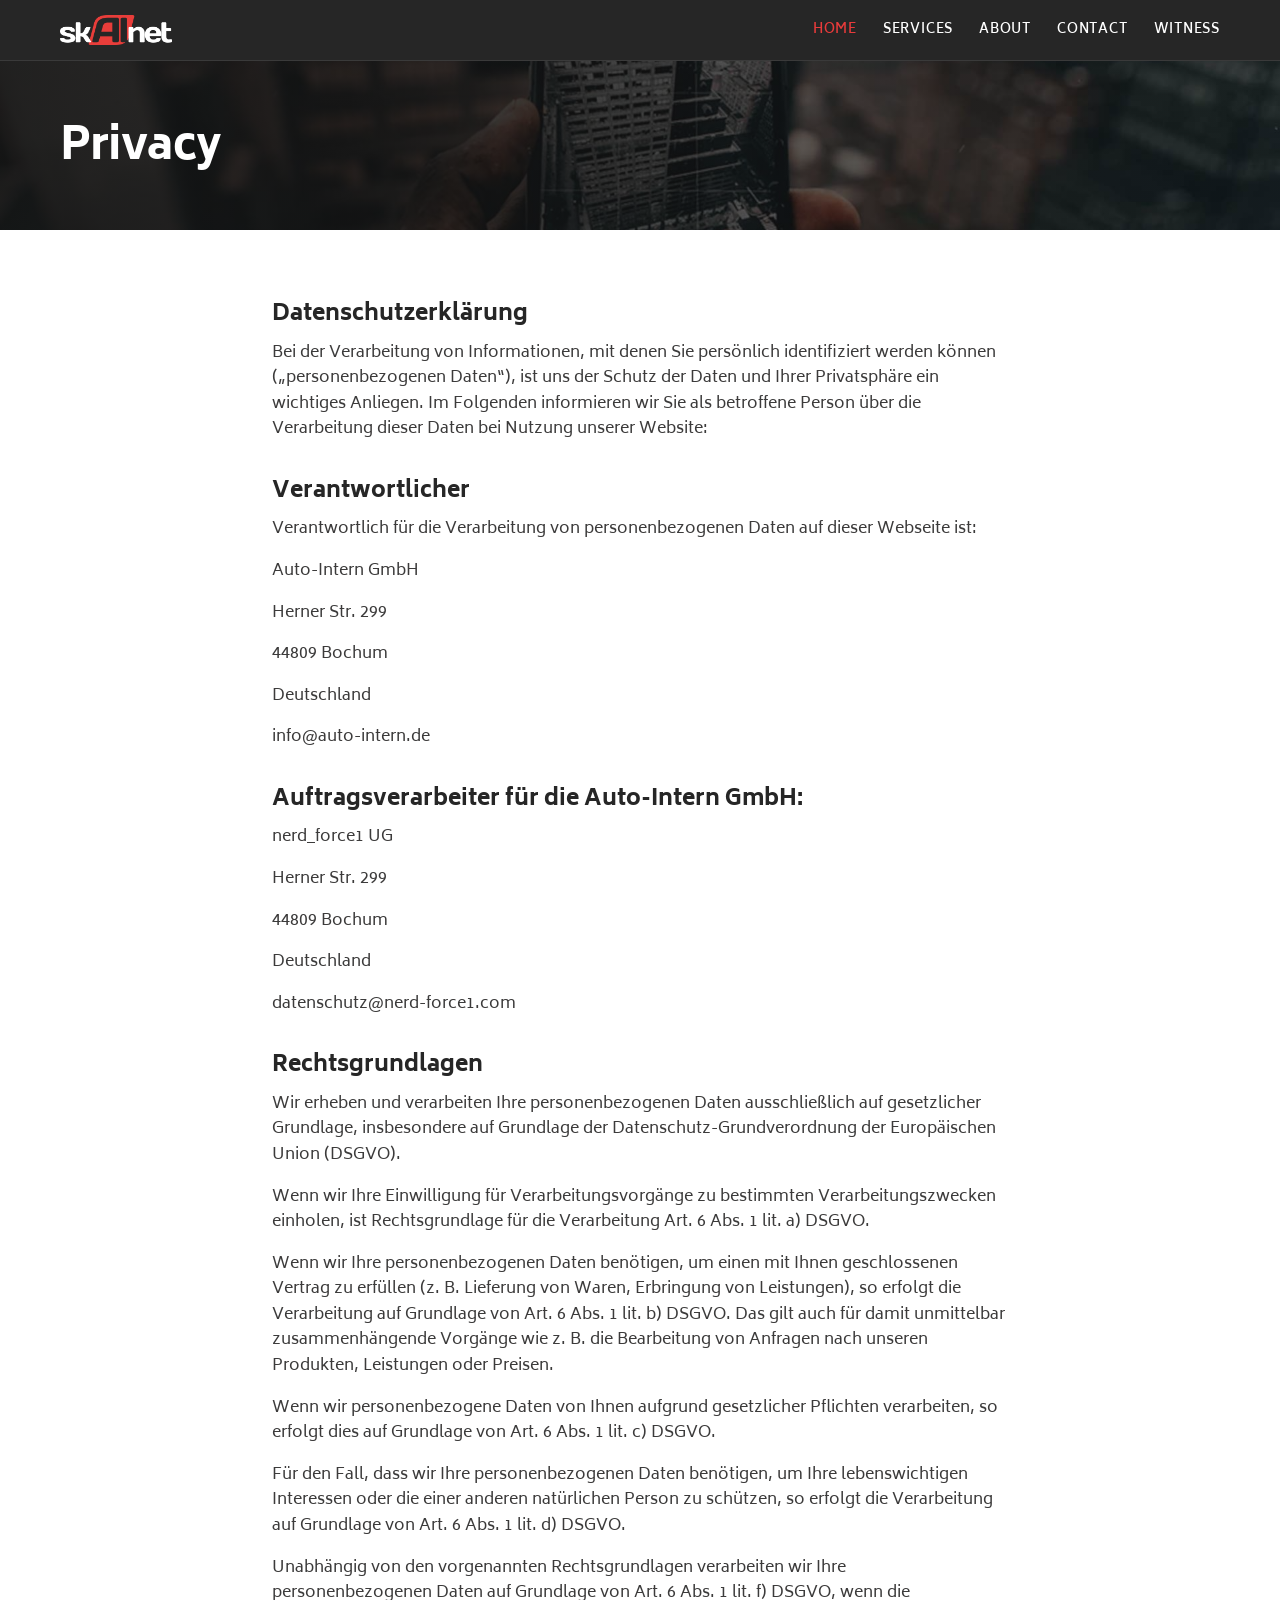
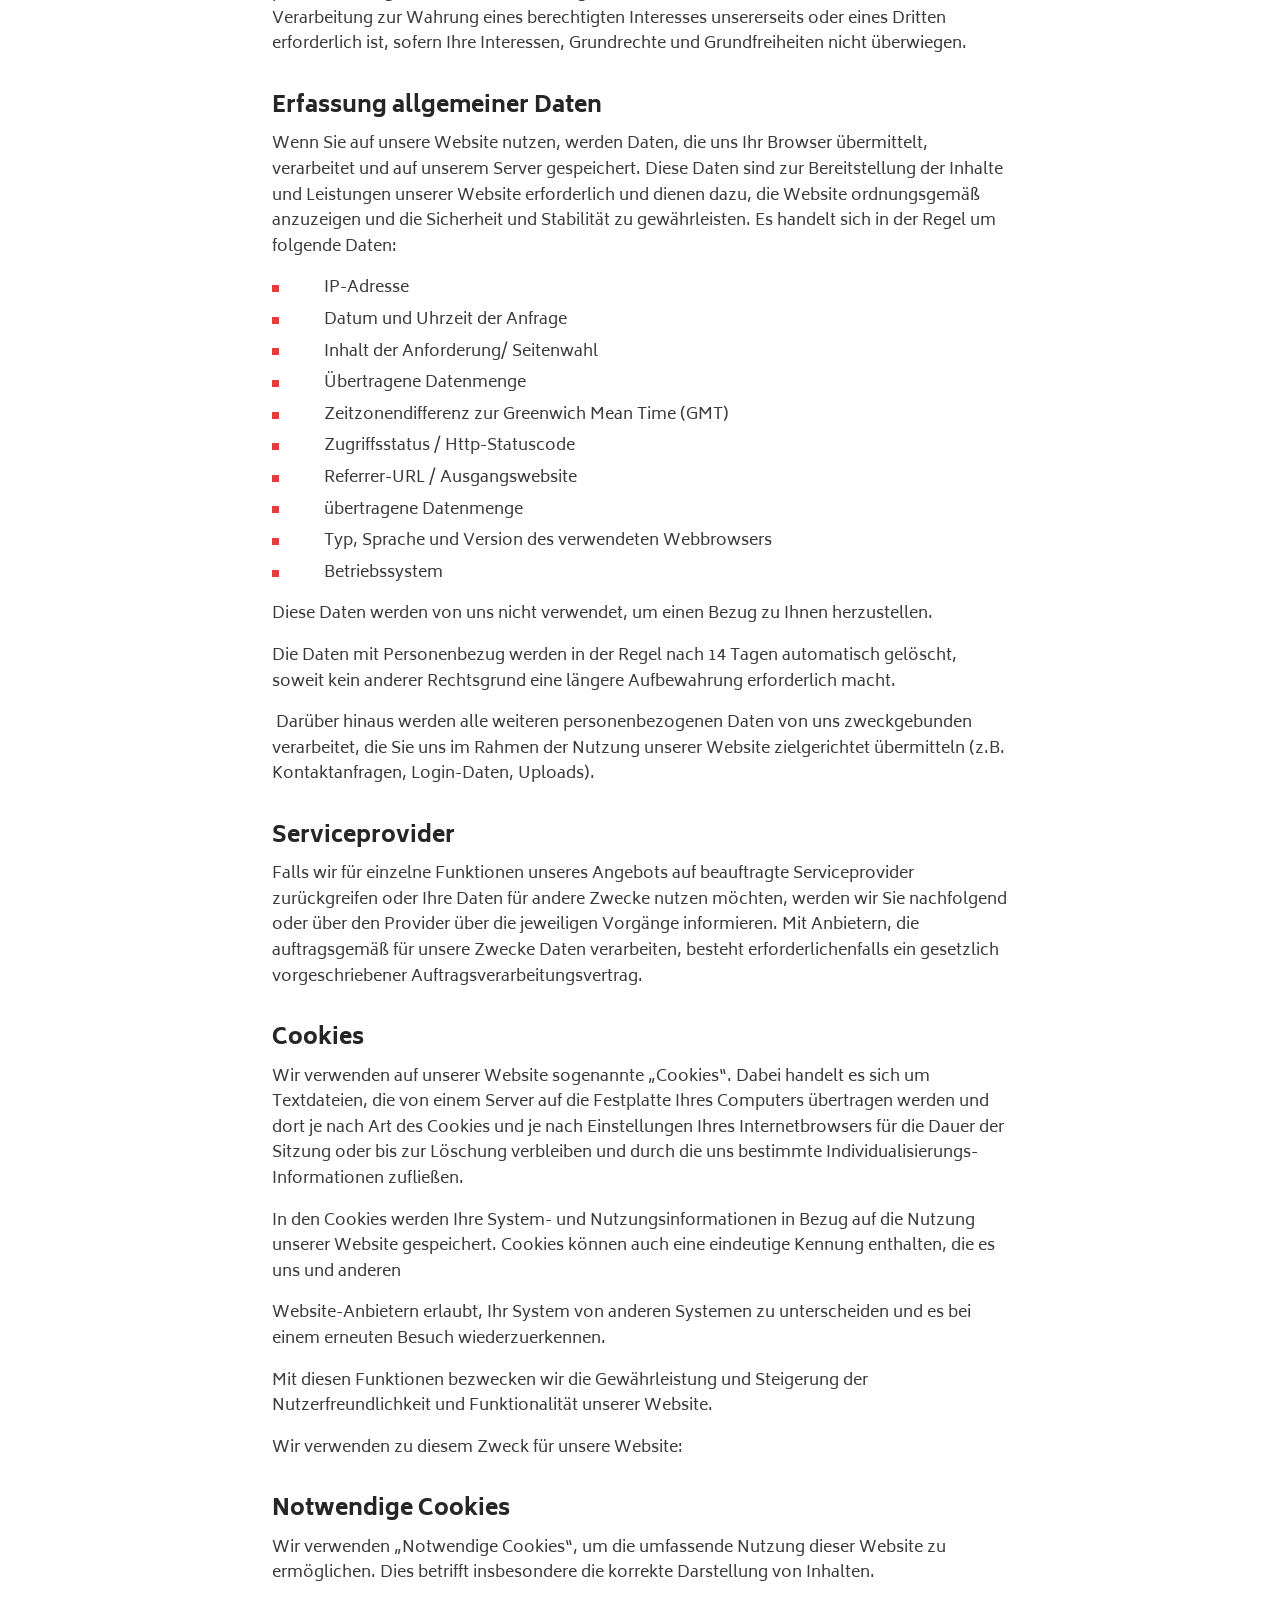
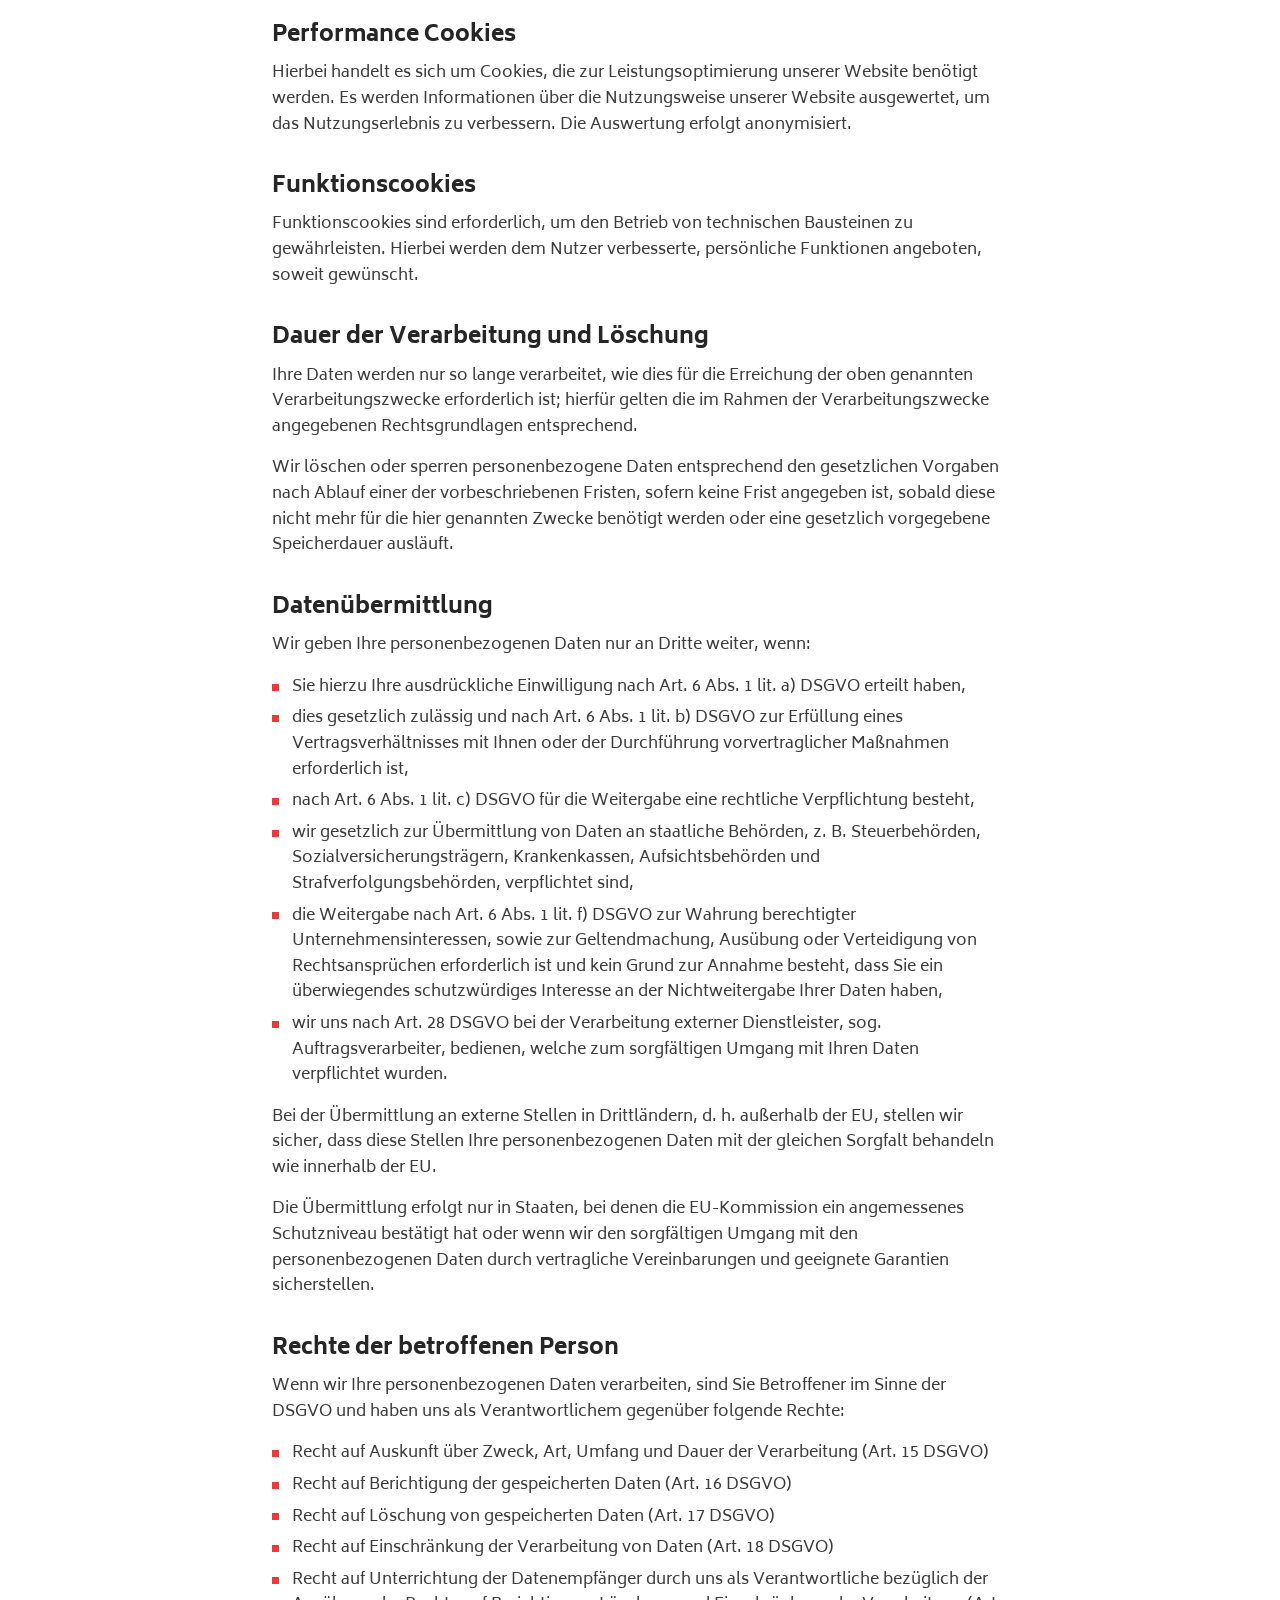
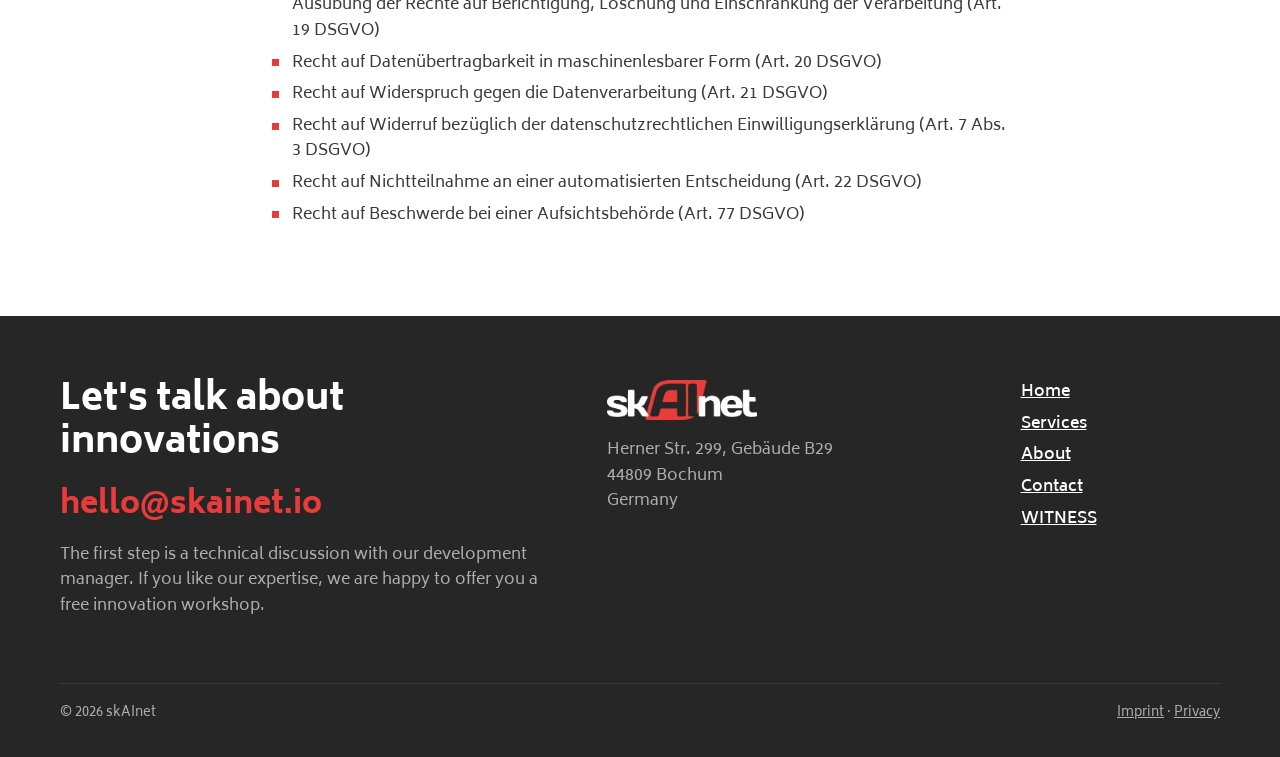
<file: privacy/index.html>
<!doctype html>
<html lang="de">
<head>
<meta charset="utf-8">
<meta name="viewport" content="width=device-width, initial-scale=1">
<title>Privacy: skAInet</title>
<meta name="description" content="Privacy of skainet.io.">
<meta name="theme-color" content="#262626">
<link rel="canonical" href="https://skainet.io/privacy/">
<meta property="og:type" content="website">
<meta property="og:site_name" content="skAInet">
<meta property="og:title" content="Privacy: skAInet">
<meta property="og:description" content="Privacy of skainet.io.">
<meta property="og:image" content="https://skainet.io/assets/img/og-image.jpg">
<meta name="twitter:card" content="summary_large_image">
<link rel="icon" href="../favicon.ico" sizes="any">
<link rel="icon" href="../assets/img/favicon-32.png" type="image/png" sizes="32x32">
<link rel="apple-touch-icon" href="../assets/img/apple-touch-icon.png">
<link rel="preload" href="../assets/fonts/biryani/biryani-extrabold.woff2" as="font" type="font/woff2" crossorigin>
<link rel="preload" href="../assets/fonts/biryani/biryani-regular.woff2" as="font" type="font/woff2" crossorigin>
<link rel="stylesheet" href="../assets/css/style.css">
</head>
<body>
<a class="skip" href="#main">Skip to content</a>

<header class="topbar">
  <div class="wrap">
    <a class="brand" href="../" aria-label="skAInet, home"><img src="../assets/img/skainet-logo-white.png" width="800" height="214" alt="skAInet"></a>
    <button class="navtoggle" type="button" aria-expanded="false" aria-controls="nav">Menu</button>
    <nav id="nav" aria-label="Main">
      <ul>
        <li><a href="../" aria-current="page">Home</a></li>
        <li><a href="../services/">Services</a></li>
        <li><a href="../about/">About</a></li>
        <li><a href="../contact/">Contact</a></li>
        <li><a href="https://witness.skainet.io/">WITNESS</a></li>
      </ul>
    </nav>
  </div>
</header>

<main id="main">
<section class="pagehero low">
  <img class="bg" src="../assets/img/legal.jpg" alt="" style="object-position: center">
  <div class="wrap"><h1>Privacy</h1></div>
</section>
<section class="section">
  <div class="wrap prose legaltext">
<h2>Datenschutzerklärung</h2>
<p>Bei der Verarbeitung von Informationen, mit denen Sie persönlich identifiziert werden können („personenbezogenen Daten“), ist uns der Schutz der Daten und Ihrer Privatsphäre ein wichtiges Anliegen. Im Folgenden informieren wir Sie als betroffene Person über die Verarbeitung dieser Daten bei Nutzung unserer Website:</p>
<h2>Verantwortlicher</h2>
<p>Verantwortlich für die Verarbeitung von personenbezogenen Daten auf dieser Webseite ist:</p>
<p>Auto-Intern GmbH</p>
<p>Herner Str. 299</p>
<p>44809 Bochum</p>
<p>Deutschland</p>
<p>info@auto-intern.de</p>
<h2>Auftragsverarbeiter für die Auto-Intern GmbH:</h2>
<p>nerd_force1 UG</p>
<p>Herner Str. 299</p>
<p>44809 Bochum</p>
<p>Deutschland</p>
<p>datenschutz@nerd-force1.com</p>
<h2>Rechtsgrundlagen</h2>
<p>Wir erheben und verarbeiten Ihre personenbezogenen Daten ausschließlich auf gesetzlicher Grundlage, insbesondere auf Grundlage der Datenschutz-Grundverordnung der Europäischen Union (DSGVO).</p>
<p>Wenn wir Ihre Einwilligung für Verarbeitungsvorgänge zu bestimmten Verarbeitungszwecken einholen, ist Rechtsgrundlage für die Verarbeitung Art. 6 Abs. 1 lit. a) DSGVO.</p>
<p>Wenn wir Ihre personenbezogenen Daten benötigen, um einen mit Ihnen geschlossenen Vertrag zu erfüllen (z. B. Lieferung von Waren, Erbringung von Leistungen), so erfolgt die Verarbeitung auf Grundlage von Art. 6 Abs. 1 lit. b) DSGVO. Das gilt auch für damit unmittelbar zusammenhängende Vorgänge wie z. B. die Bearbeitung von Anfragen nach unseren Produkten, Leistungen oder Preisen.</p>
<p>Wenn wir personenbezogene Daten von Ihnen aufgrund gesetzlicher Pflichten verarbeiten, so erfolgt dies auf Grundlage von Art. 6 Abs. 1 lit. c) DSGVO.</p>
<p>Für den Fall, dass wir Ihre personenbezogenen Daten benötigen, um Ihre lebenswichtigen Interessen oder die einer anderen natürlichen Person zu schützen, so erfolgt die Verarbeitung auf Grundlage von Art. 6 Abs. 1 lit. d) DSGVO.</p>
<p>Unabhängig von den vorgenannten Rechtsgrundlagen verarbeiten wir Ihre personenbezogenen Daten auf Grundlage von Art. 6 Abs. 1 lit. f) DSGVO, wenn die Verarbeitung zur Wahrung eines berechtigten Interesses unsererseits oder eines Dritten erforderlich ist, sofern Ihre Interessen, Grundrechte und Grundfreiheiten nicht überwiegen.</p>
<h2>Erfassung allgemeiner Daten</h2>
<p>Wenn Sie auf unsere Website nutzen, werden Daten, die uns Ihr Browser übermittelt, verarbeitet und auf unserem Server gespeichert. Diese Daten sind zur Bereitstellung der Inhalte und Leistungen unserer Website erforderlich und dienen dazu, die Website ordnungsgemäß anzuzeigen und die Sicherheit und Stabilität zu gewährleisten. Es handelt sich in der Regel um folgende Daten:</p>
<ul>
<li>        IP-Adresse</li>
<li>        Datum und Uhrzeit der Anfrage</li>
<li>        Inhalt der Anforderung/ Seitenwahl</li>
<li>        Übertragene Datenmenge</li>
<li>        Zeitzonendifferenz zur Greenwich Mean Time (GMT)</li>
<li>        Zugriffsstatus / Http-Statuscode</li>
<li>        Referrer-URL / Ausgangswebsite</li>
<li>        übertragene Datenmenge</li>
<li>        Typ, Sprache und Version des verwendeten Webbrowsers</li>
<li>        Betriebssystem</li>
</ul>
<p>Diese Daten werden von uns nicht verwendet, um einen Bezug zu Ihnen herzustellen.</p>
<p>Die Daten mit Personenbezug werden in der Regel nach 14 Tagen automatisch gelöscht, soweit kein anderer Rechtsgrund eine längere Aufbewahrung erforderlich macht.</p>
<p> Darüber hinaus werden alle weiteren personenbezogenen Daten von uns zweckgebunden verarbeitet, die Sie uns im Rahmen der Nutzung unserer Website zielgerichtet übermitteln (z.B. Kontaktanfragen, Login-Daten, Uploads).</p>
<h2>Serviceprovider</h2>
<p>Falls wir für einzelne Funktionen unseres Angebots auf beauftragte Serviceprovider zurückgreifen oder Ihre Daten für andere Zwecke nutzen möchten, werden wir Sie nachfolgend oder über den Provider über die jeweiligen Vorgänge informieren. Mit Anbietern, die auftragsgemäß für unsere Zwecke Daten verarbeiten, besteht erforderlichenfalls ein gesetzlich vorgeschriebener Auftragsverarbeitungsvertrag.</p>
<h2>Cookies</h2>
<p>Wir verwenden auf unserer Website sogenannte „Cookies“. Dabei handelt es sich um Textdateien, die von einem Server auf die Festplatte Ihres Computers übertragen werden und dort je nach Art des Cookies und je nach Einstellungen Ihres Internetbrowsers für die Dauer der Sitzung oder bis zur Löschung verbleiben und durch die uns bestimmte Individualisierungs-Informationen zufließen.</p>
<p>In den Cookies werden Ihre System- und Nutzungsinformationen in Bezug auf die Nutzung unserer Website gespeichert. Cookies können auch eine eindeutige Kennung enthalten, die es uns und anderen</p>
<p>Website-Anbietern erlaubt, Ihr System von anderen Systemen zu unterscheiden und es bei einem erneuten Besuch wiederzuerkennen.</p>
<p>Mit diesen Funktionen bezwecken wir die Gewährleistung und Steigerung der Nutzerfreundlichkeit und Funktionalität unserer Website.</p>
<p>Wir verwenden zu diesem Zweck für unsere Website:</p>
<h2>Notwendige Cookies</h2>
<p>Wir verwenden „Notwendige Cookies“, um die umfassende Nutzung dieser Website zu ermöglichen. Dies betrifft insbesondere die korrekte Darstellung von Inhalten.</p>
<h2>Performance Cookies</h2>
<p>Hierbei handelt es sich um Cookies, die zur Leistungsoptimierung unserer Website benötigt werden. Es werden Informationen über die Nutzungsweise unserer Website ausgewertet, um das Nutzungserlebnis zu verbessern. Die Auswertung erfolgt anonymisiert.</p>
<h2>Funktionscookies</h2>
<p>Funktionscookies sind erforderlich, um den Betrieb von technischen Bausteinen zu gewährleisten. Hierbei werden dem Nutzer verbesserte, persönliche Funktionen angeboten, soweit gewünscht.</p>
<h2>Dauer der Verarbeitung und Löschung</h2>
<p>Ihre Daten werden nur so lange verarbeitet, wie dies für die Erreichung der oben genannten Verarbeitungszwecke erforderlich ist; hierfür gelten die im Rahmen der Verarbeitungszwecke angegebenen Rechtsgrundlagen entsprechend.</p>
<p>Wir löschen oder sperren personenbezogene Daten entsprechend den gesetzlichen Vorgaben nach Ablauf einer der vorbeschriebenen Fristen, sofern keine Frist angegeben ist, sobald diese nicht mehr für die hier genannten Zwecke benötigt werden oder eine gesetzlich vorgegebene Speicherdauer ausläuft.</p>
<h2>Datenübermittlung</h2>
<p>Wir geben Ihre personenbezogenen Daten nur an Dritte weiter, wenn:</p>
<ul>
<li>Sie hierzu Ihre ausdrückliche Einwilligung nach Art. 6 Abs. 1 lit. a) DSGVO erteilt haben,</li>
<li>dies gesetzlich zulässig und nach Art. 6 Abs. 1 lit. b) DSGVO zur Erfüllung eines Vertragsverhältnisses mit Ihnen oder der Durchführung vorvertraglicher Maßnahmen erforderlich ist,</li>
<li>nach Art. 6 Abs. 1 lit. c) DSGVO für die Weitergabe eine rechtliche Verpflichtung besteht,</li>
<li>wir gesetzlich zur Übermittlung von Daten an staatliche Behörden, z. B. Steuerbehörden, Sozialversicherungsträgern, Krankenkassen, Aufsichtsbehörden und Strafverfolgungsbehörden, verpflichtet sind,</li>
<li>die Weitergabe nach Art. 6 Abs. 1 lit. f) DSGVO zur Wahrung berechtigter Unternehmensinteressen, sowie zur Geltendmachung, Ausübung oder Verteidigung von Rechtsansprüchen erforderlich ist und kein Grund zur Annahme besteht, dass Sie ein überwiegendes schutzwürdiges Interesse an der Nichtweitergabe Ihrer Daten haben,</li>
<li>wir uns nach Art. 28 DSGVO bei der Verarbeitung externer Dienstleister, sog. Auftragsverarbeiter, bedienen, welche zum sorgfältigen Umgang mit Ihren Daten verpflichtet wurden.</li>
</ul>
<p>Bei der Übermittlung an externe Stellen in Drittländern, d. h. außerhalb der EU, stellen wir sicher, dass diese Stellen Ihre personenbezogenen Daten mit der gleichen Sorgfalt behandeln wie innerhalb der EU.</p>
<p>Die Übermittlung erfolgt nur in Staaten, bei denen die EU-Kommission ein angemessenes Schutzniveau bestätigt hat oder wenn wir den sorgfältigen Umgang mit den personenbezogenen Daten durch vertragliche Vereinbarungen und geeignete Garantien sicherstellen.</p>
<h2>Rechte der betroffenen Person</h2>
<p>Wenn wir Ihre personenbezogenen Daten verarbeiten, sind Sie Betroffener im Sinne der DSGVO und haben uns als Verantwortlichem gegenüber folgende Rechte:</p>
<ul>
<li>Recht auf Auskunft über Zweck, Art, Umfang und Dauer der Verarbeitung (Art. 15 DSGVO)</li>
<li>Recht auf Berichtigung der gespeicherten Daten (Art. 16 DSGVO)</li>
<li>Recht auf Löschung von gespeicherten Daten (Art. 17 DSGVO)</li>
<li>Recht auf Einschränkung der Verarbeitung von Daten (Art. 18 DSGVO)</li>
<li>Recht auf Unterrichtung der Datenempfänger durch uns als Verantwortliche bezüglich der Ausübung der Rechte auf Berichtigung, Löschung und Einschränkung der Verarbeitung (Art. 19 DSGVO)</li>
<li>Recht auf Datenübertragbarkeit in maschinenlesbarer Form (Art. 20 DSGVO)</li>
<li>Recht auf Widerspruch gegen die Datenverarbeitung (Art. 21 DSGVO)</li>
<li>Recht auf Widerruf bezüglich der datenschutzrechtlichen Einwilligungserklärung (Art. 7 Abs. 3 DSGVO)</li>
<li>Recht auf Nichtteilnahme an einer automatisierten Entscheidung (Art. 22 DSGVO)</li>
<li>Recht auf Beschwerde bei einer Aufsichtsbehörde (Art. 77 DSGVO)</li>
</ul>
  </div>
</section>
</main>

<footer class="footer" id="contact" aria-labelledby="contact-h">
  <div class="wrap">
    <div class="grid cols-3">
      <div>
        <h2 id="contact-h">Let's talk about innovations</h2>
        <a class="mail" href="mailto:hello@skainet.io">hello@skainet.io</a>
        <p>The first step is a technical discussion with our development manager. If you like our expertise, we are happy to offer you a free innovation workshop.</p>
      </div>
      <div>
        <img class="logo" src="../assets/img/skainet-logo-white.png" width="800" height="214" alt="skAInet" loading="lazy">
        <p>Herner Str. 299, Gebäude B29<br>44809 Bochum<br>Germany</p>
      </div>
      <ul class="links">
        <li><a href="../">Home</a></li>
        <li><a href="../services/">Services</a></li>
        <li><a href="../about/">About</a></li>
        <li><a href="../contact/">Contact</a></li>
        <li><a href="https://witness.skainet.io/">WITNESS</a></li>
      </ul>
    </div>
    <div class="legal">
      <span>© 2026 skAInet</span>
      <span><a href="../imprint/">Imprint</a> · <a href="../privacy/">Privacy</a></span>
    </div>
  </div>
</footer>
<script src="../assets/js/main.js" defer></script>
</body>
</html>
</file>
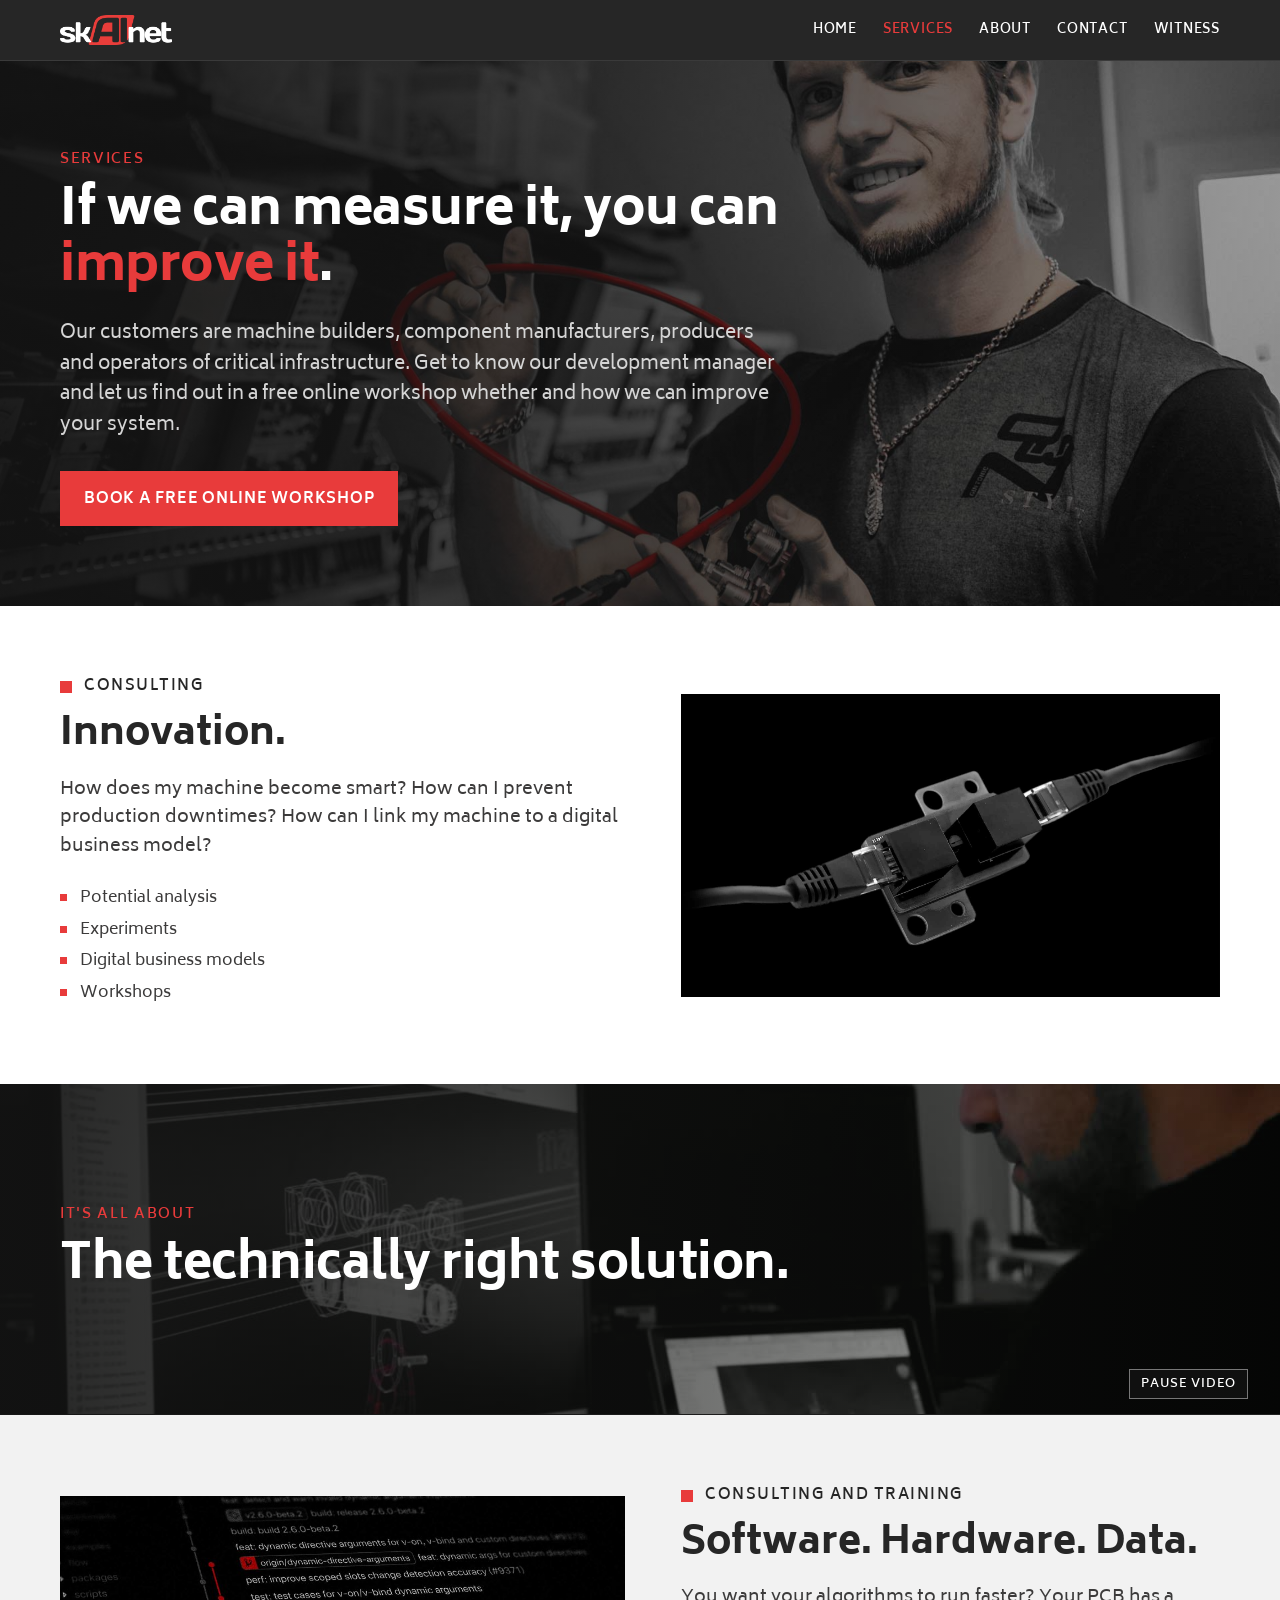
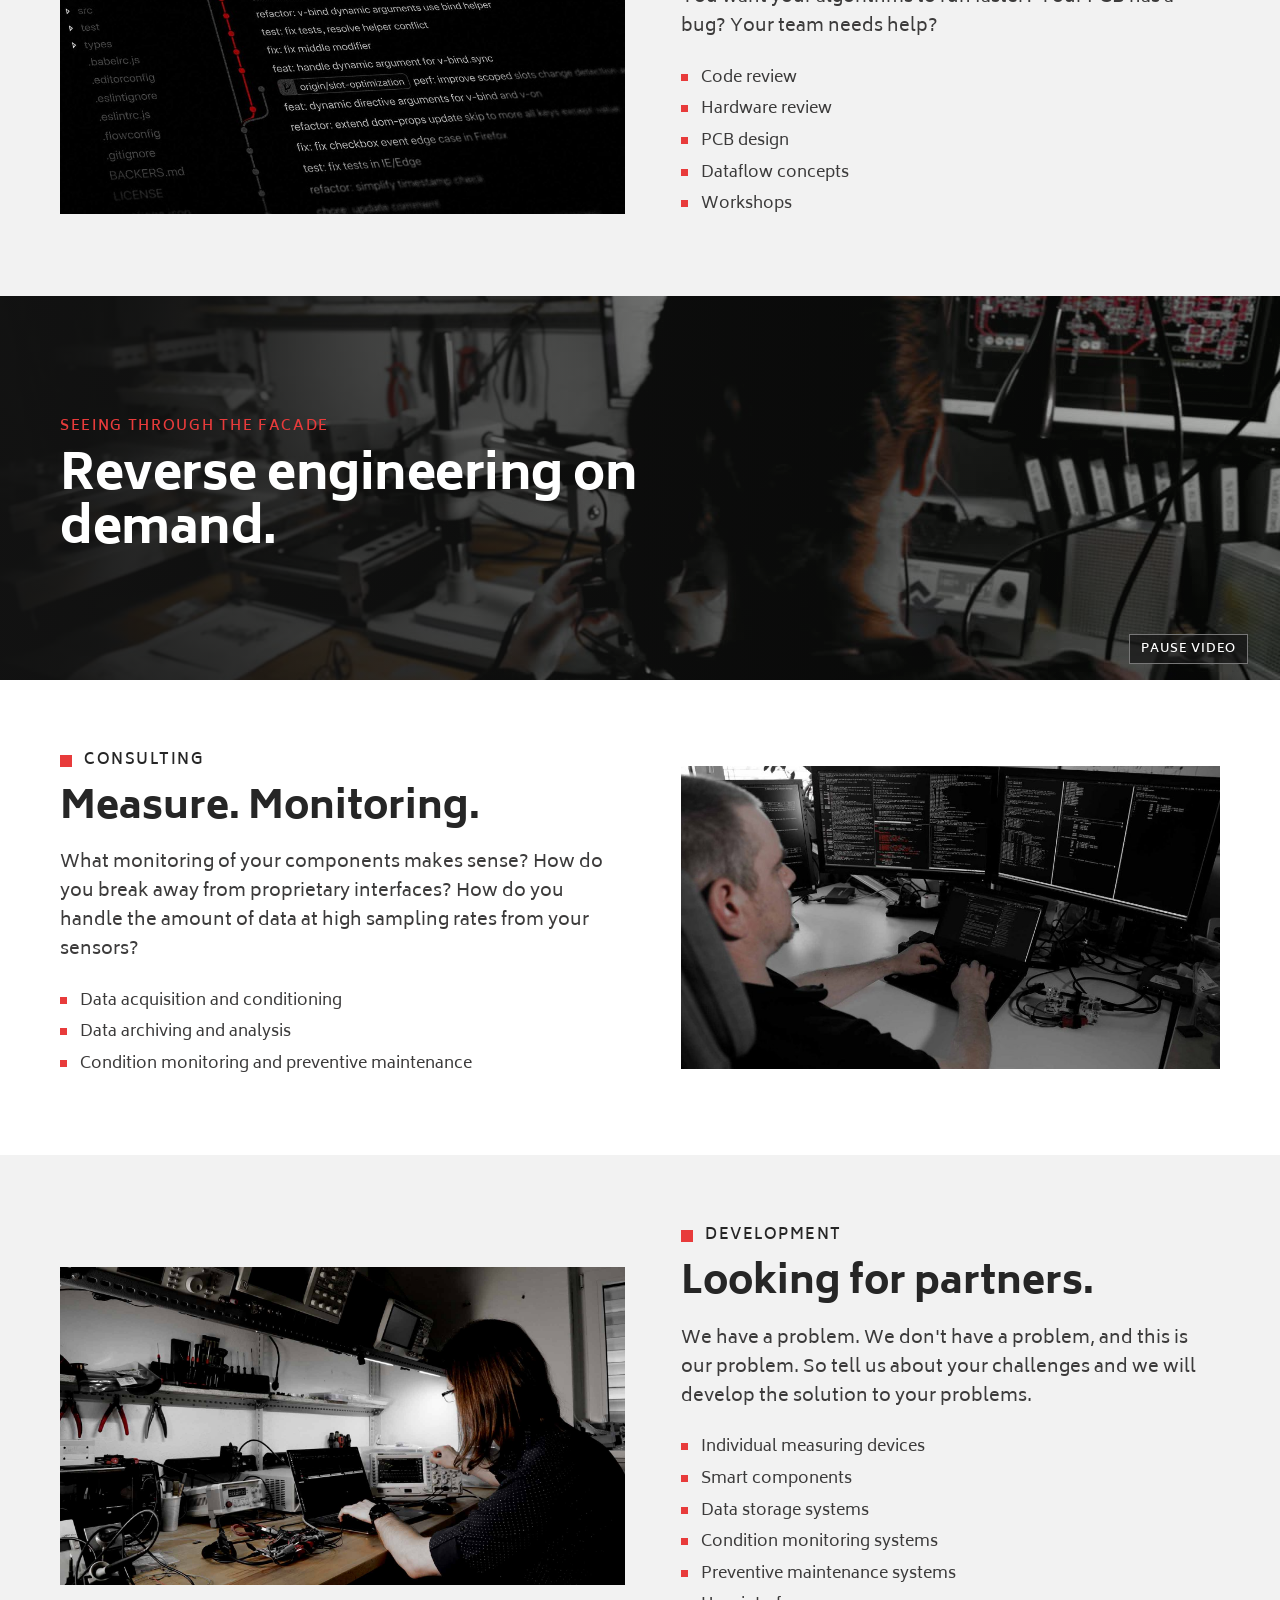
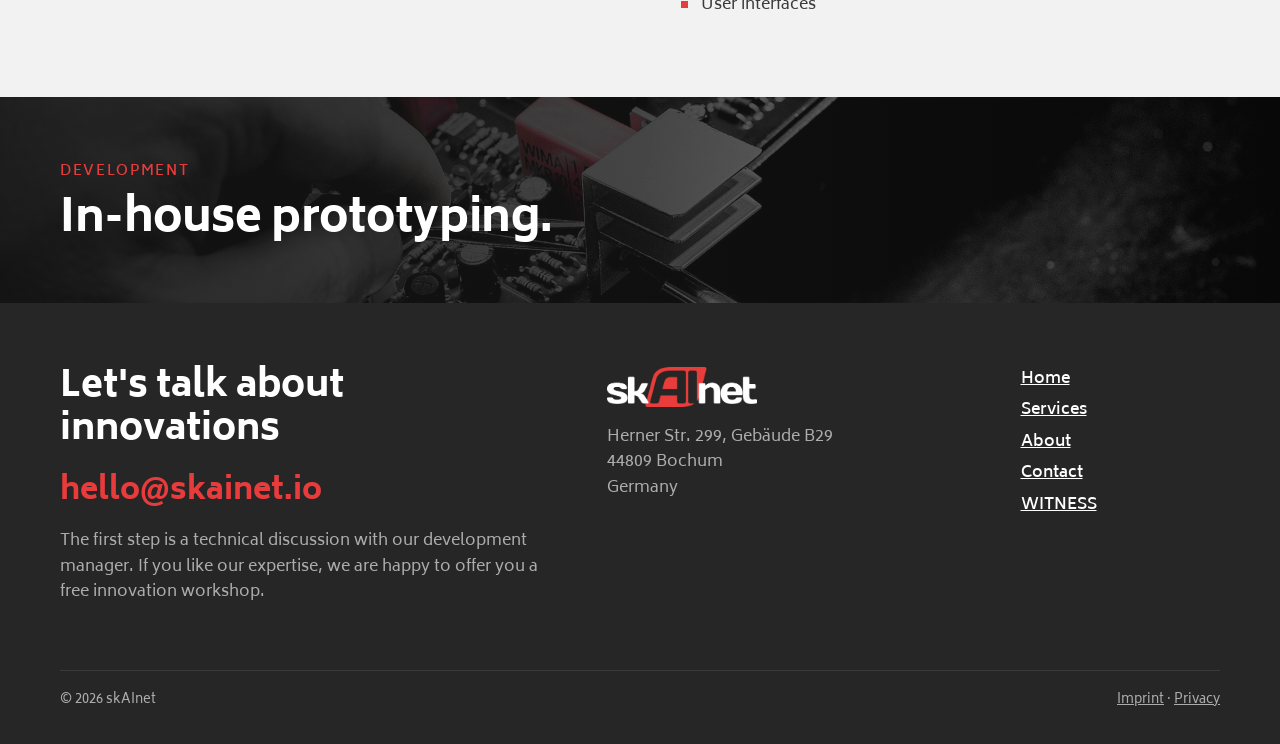
<file: services/index.html>
<!doctype html>
<html lang="en">
<head>
<meta charset="utf-8">
<meta name="viewport" content="width=device-width, initial-scale=1">
<title>Services: skAInet</title>
<meta name="description" content="Consulting, training and contract development for machine builders, component manufacturers, producers and operators of critical infrastructure.">
<meta name="theme-color" content="#262626">
<link rel="canonical" href="https://skainet.io/services/">
<meta property="og:type" content="website">
<meta property="og:site_name" content="skAInet">
<meta property="og:title" content="Services: skAInet">
<meta property="og:description" content="Consulting, training and contract development for machine builders, component manufacturers, producers and operators of critical infrastructure.">
<meta property="og:image" content="https://skainet.io/assets/img/og-image.jpg">
<meta name="twitter:card" content="summary_large_image">
<link rel="icon" href="../favicon.ico" sizes="any">
<link rel="icon" href="../assets/img/favicon-32.png" type="image/png" sizes="32x32">
<link rel="apple-touch-icon" href="../assets/img/apple-touch-icon.png">
<link rel="preload" href="../assets/fonts/biryani/biryani-extrabold.woff2" as="font" type="font/woff2" crossorigin>
<link rel="preload" href="../assets/fonts/biryani/biryani-regular.woff2" as="font" type="font/woff2" crossorigin>
<link rel="stylesheet" href="../assets/css/style.css">
<script type="application/ld+json">
{
 "@context": "https://schema.org",
 "@graph": [
  {
   "@type": "Brand",
   "@id": "https://skainet.io/#brand",
   "name": "skAInet",
   "url": "https://skainet.io/"
  },
  {
   "@type": "WebSite",
   "@id": "https://skainet.io/#website",
   "url": "https://skainet.io/",
   "name": "skAInet",
   "inLanguage": "en",
   "about": {
    "@id": "https://skainet.io/#brand"
   }
  },
  {
   "@type": "WebPage",
   "@id": "https://skainet.io/services/#webpage",
   "url": "https://skainet.io/services/",
   "name": "Services: skAInet",
   "isPartOf": {
    "@id": "https://skainet.io/#website"
   },
   "about": {
    "@id": "https://skainet.io/#brand"
   },
   "inLanguage": "en"
  }
 ]
}
</script>
</head>
<body>
<a class="skip" href="#main">Skip to content</a>

<header class="topbar">
  <div class="wrap">
    <a class="brand" href="../" aria-label="skAInet, home"><img src="../assets/img/skainet-logo-white.png" width="800" height="214" alt="skAInet"></a>
    <button class="navtoggle" type="button" aria-expanded="false" aria-controls="nav">Menu</button>
    <nav id="nav" aria-label="Main">
      <ul>
        <li><a href="../">Home</a></li>
        <li><a href="../services/" aria-current="page">Services</a></li>
        <li><a href="../about/">About</a></li>
        <li><a href="../contact/">Contact</a></li>
        <li><a href="https://witness.skainet.io/">WITNESS</a></li>
      </ul>
    </nav>
  </div>
</header>

<main id="main">
<section class="pagehero">
  <img class="bg" src="../assets/img/prototype.jpg" alt="" style="object-position: 70% 30%">
  <div class="wrap">
    <p class="kicker">Services</p>
    <h1>If we can measure it, you can <span class="red">improve it</span>.</h1>
    <p class="lead">Our customers are machine builders, component manufacturers, producers and operators of critical infrastructure. Get to know our development manager and let us find out in a free online workshop whether and how we can improve your system.</p>
    <div class="actions"><a class="btn btn-primary" href="mailto:hello@skainet.io?subject=Free%20online%20workshop">Book a free online workshop</a></div>
  </div>
</section>

<section class="section" aria-labelledby="innovation-h">
  <div class="wrap split">
    <div>
      <h2 class="label" id="innovation-h">Consulting</h2>
      <h3 class="title">Innovation.</h3>
      <p class="intro">How does my machine become smart? How can I prevent production downtimes? How can I link my machine to a digital business model?</p>
      <ul class="sq"><li>Potential analysis</li><li>Experiments</li><li>Digital business models</li><li>Workshops</li></ul>
    </div>
    <figure class="shot dark"><img src="../assets/img/adapter.jpg" width="1920" height="1080" alt="An Ethernet coupler with two patch cables" loading="lazy"></figure>
  </div>
</section>

<section class="videoband" aria-labelledby="right-h">
  <video class="bg" muted loop playsinline preload="none" data-lazy poster="../assets/video/inventor.jpg" aria-hidden="true" tabindex="-1"><source src="../assets/video/inventor.mp4" type="video/mp4"></video>
  <button class="vtoggle" type="button" aria-pressed="false">Pause video</button>
  <div class="wrap">
    <p class="kicker">It's all about</p>
    <h2 id="right-h">The technically right solution.</h2>
  </div>
</section>

<section class="section alt" aria-labelledby="training-h">
  <div class="wrap split rev">
    <div>
      <h2 class="label" id="training-h">Consulting and training</h2>
      <h3 class="title">Software. Hardware. Data.</h3>
      <p class="intro">You want your algorithms to run faster? Your PCB has a bug? Your team needs help?</p>
      <ul class="sq"><li>Code review</li><li>Hardware review</li><li>PCB design</li><li>Dataflow concepts</li><li>Workshops</li></ul>
    </div>
    <figure class="shot dark"><img src="../assets/img/git.jpg" width="1024" height="576" alt="A git history on a dark screen" loading="lazy"></figure>
  </div>
</section>

<section class="videoband" aria-labelledby="reverse-h">
  <video class="bg" muted loop playsinline preload="none" data-lazy poster="../assets/video/tabea.jpg" aria-hidden="true" tabindex="-1"><source src="../assets/video/tabea.mp4" type="video/mp4"></video>
  <button class="vtoggle" type="button" aria-pressed="false">Pause video</button>
  <div class="wrap">
    <p class="kicker">Seeing through the facade</p>
    <h2 id="reverse-h">Reverse engineering on demand.</h2>
  </div>
</section>

<section class="section" aria-labelledby="measure-h">
  <div class="wrap split">
    <div>
      <h2 class="label" id="measure-h">Consulting</h2>
      <h3 class="title">Measure. Monitoring.</h3>
      <p class="intro">What monitoring of your components makes sense? How do you break away from proprietary interfaces? How do you handle the amount of data at high sampling rates from your sensors?</p>
      <ul class="sq"><li>Data acquisition and conditioning</li><li>Data archiving and analysis</li><li>Condition monitoring and preventive maintenance</li></ul>
    </div>
    <figure class="shot dark"><img src="../assets/img/shell.jpg" width="1024" height="576" alt="A developer at a workstation with terminals and a board on the desk" loading="lazy"></figure>
  </div>
</section>

<section class="section alt" aria-labelledby="dev-h">
  <div class="wrap split rev">
    <div>
      <h2 class="label" id="dev-h">Development</h2>
      <h3 class="title">Looking for partners.</h3>
      <p class="intro">We have a problem. We don't have a problem, and this is our problem. So tell us about your challenges and we will develop the solution to your problems.</p>
      <ul class="sq"><li>Individual measuring devices</li><li>Smart components</li><li>Data storage systems</li><li>Condition monitoring systems</li><li>Preventive maintenance systems</li><li>User interfaces</li></ul>
    </div>
    <figure class="shot dark"><img src="../assets/img/investigation.jpg" width="1920" height="1080" alt="An engineer at a lab bench with measurement equipment" loading="lazy"></figure>
  </div>
</section>

<section class="pagehero low">
  <img class="bg" src="../assets/img/showcase.jpg" alt="" style="object-position: center">
  <div class="wrap">
    <p class="kicker">Development</p>
    <h2>In-house prototyping.</h2>
  </div>
</section>
</main>

<footer class="footer" id="contact" aria-labelledby="contact-h">
  <div class="wrap">
    <div class="grid cols-3">
      <div>
        <h2 id="contact-h">Let's talk about innovations</h2>
        <a class="mail" href="mailto:hello@skainet.io">hello@skainet.io</a>
        <p>The first step is a technical discussion with our development manager. If you like our expertise, we are happy to offer you a free innovation workshop.</p>
      </div>
      <div>
        <img class="logo" src="../assets/img/skainet-logo-white.png" width="800" height="214" alt="skAInet" loading="lazy">
        <p>Herner Str. 299, Gebäude B29<br>44809 Bochum<br>Germany</p>
      </div>
      <ul class="links">
        <li><a href="../">Home</a></li>
        <li><a href="../services/">Services</a></li>
        <li><a href="../about/">About</a></li>
        <li><a href="../contact/">Contact</a></li>
        <li><a href="https://witness.skainet.io/">WITNESS</a></li>
      </ul>
    </div>
    <div class="legal">
      <span>© 2026 skAInet</span>
      <span><a href="../imprint/">Imprint</a> · <a href="../privacy/">Privacy</a></span>
    </div>
  </div>
</footer>
<script src="../assets/js/main.js" defer></script>
</body>
</html>
</file>
<file: assets/css/style.css>
/* skainet.io. Same visual language as the WITNESS landing page: Biryani,
   #262626 / #E83B3B / #F2F2F2 / #3C3B3B, square shapes, uppercase labels
   with a red square. */

@font-face { font-family: "Biryani"; font-weight: 400; font-style: normal;
  font-display: swap; src: url("../fonts/biryani/biryani-regular.woff2") format("woff2"); }
@font-face { font-family: "Biryani"; font-weight: 600; font-style: normal;
  font-display: swap; src: url("../fonts/biryani/biryani-semibold.woff2") format("woff2"); }
@font-face { font-family: "Biryani"; font-weight: 700; font-style: normal;
  font-display: swap; src: url("../fonts/biryani/biryani-bold.woff2") format("woff2"); }
@font-face { font-family: "Biryani"; font-weight: 800; font-style: normal;
  font-display: swap; src: url("../fonts/biryani/biryani-extrabold.woff2") format("woff2"); }

:root {
  --dark: #262626;
  --red: #E83B3B;
  --red-text: #C62828;   /* red for small text on light ground (AA contrast) */
  --panel: #F2F2F2;
  --text: #3C3B3B;
  --grey: #6E6E6E;       /* secondary text on light ground (AA) */
  --mute: #ACACAC;       /* secondary text on dark ground */
  --line: #D9D9D9;
  --white: #FFFFFF;
  --max: 1160px;
  --gutter: 16px;
  color-scheme: light;
}

*, *::before, *::after { box-sizing: border-box; }
html { scroll-behavior: smooth; scroll-padding-top: 72px; -webkit-text-size-adjust: 100%; }
body {
  margin: 0;
  font-family: "Biryani", "Segoe UI", Arial, sans-serif;
  font-size: 16px;
  line-height: 1.6;
  color: var(--text);
  background: var(--white);
  overflow-x: hidden;
}
img, svg, video { max-width: 100%; display: block; }
a { color: inherit; }
p { margin: 0 0 1em; }
h1, h2, h3, h4 { margin: 0; line-height: 1.2; color: var(--dark); }
ul { margin: 0; padding: 0; list-style: none; }
figure { margin: 0; }
.red { color: var(--red); }

.skip {
  position: absolute; left: -9999px; top: 0; z-index: 100;
  background: var(--red); color: var(--white); padding: 8px 16px;
}
.skip:focus { left: 16px; }
:focus-visible { outline: 3px solid var(--red); outline-offset: 2px; }

.wrap {
  max-width: calc(var(--max) + 2 * var(--gutter));
  margin: 0 auto;
  padding-left: var(--gutter);
  padding-right: var(--gutter);
}
@media (min-width: 700px) { :root { --gutter: 32px; } }

/* ---------------------------------------------------------- top bar */
.topbar {
  position: sticky; top: 0; z-index: 50;
  background: var(--dark); color: var(--white);
  border-bottom: 1px solid #3a3a3a;
}
.topbar .wrap { display: flex; align-items: center; gap: 24px; min-height: 60px; }
.topbar .brand img { width: 112px; height: auto; }
.topbar nav { margin-left: auto; }
.topbar nav ul { display: flex; gap: 26px; }
.topbar nav a {
  text-decoration: none; font-weight: 600; font-size: 13px;
  letter-spacing: .06em; text-transform: uppercase; color: var(--white);
}
.topbar nav a:hover, .topbar nav a[aria-current] { color: var(--red); }
.navtoggle {
  display: none; margin-left: auto; background: none; border: 1px solid #555;
  color: var(--white); font: 600 13px/1 "Biryani", sans-serif; letter-spacing: .06em;
  padding: 10px 12px 8px; cursor: pointer; text-transform: uppercase;
}
@media (max-width: 699px) {
  .navtoggle { display: block; }
  .topbar nav { display: none; position: absolute; left: 0; right: 0; top: 100%;
    background: var(--dark); border-bottom: 3px solid var(--red); }
  .topbar nav.open { display: block; }
  .topbar nav ul { flex-direction: column; gap: 0; padding: 8px var(--gutter) 16px; }
  .topbar nav a { display: block; padding: 12px 0; border-bottom: 1px solid #3a3a3a; }
}

/* ---------------------------------------------------------- buttons */
.btn {
  display: inline-block; text-decoration: none; font-weight: 700;
  font-size: 15px; letter-spacing: .05em; text-transform: uppercase;
  padding: 15px 22px 12px; border: 2px solid var(--red);
  transition: background .15s, color .15s;
}
.btn-primary { background: var(--red); color: var(--white); }
.btn-primary:hover { background: #c92f2f; border-color: #c92f2f; }
.btn-ghost { color: var(--white); border-color: var(--white); }
.btn-ghost:hover { background: var(--white); color: var(--dark); }
.actions { display: flex; flex-wrap: wrap; gap: 14px; margin-top: 30px; }

/* ---------------------------------------------------------- heroes */
.kicker {
  font-weight: 600; font-size: 14px; letter-spacing: .12em;
  text-transform: uppercase; color: var(--red); margin: 0 0 14px;
}
.hero, .pagehero, .videoband {
  position: relative; isolation: isolate; overflow: hidden;
  background: var(--dark); color: var(--white);
}
.hero h1, .pagehero h1, .pagehero h2, .videoband h2 {
  color: var(--white); font-weight: 800; letter-spacing: -.01em; line-height: 1.12;
}
.hero h1, .pagehero h1 { font-size: clamp(30px, 4.6vw, 50px); margin-bottom: 22px; max-width: 17em; }
.lead { color: #D5D5D5; font-size: clamp(16px, 1.6vw, 19px); max-width: 38em; margin: 0; }
.lead strong { color: var(--white); font-weight: 600; }

/* background video or image: fills the section, text sits on a dark scrim */
video.bg, img.bg {
  position: absolute; inset: 0; z-index: -2;
  width: 100%; height: 100%; max-width: none; object-fit: cover;
}
.hero-media::after, .videoband::after, .pagehero::after {
  content: ""; position: absolute; inset: 0; z-index: -1;
}
.hero-media { display: flex; align-items: center; min-height: min(86vh, 760px); padding: 72px 0; }
.hero-media::after { background: linear-gradient(90deg, rgba(20,20,20,.9) 0%, rgba(20,20,20,.72) 45%, rgba(20,20,20,.35) 100%); }
.hero-media .wrap { width: 100%; }
@media (max-width: 699px) {
  .hero-media { min-height: 0; padding: 56px 0 72px; }
  .hero-media::after { background: rgba(20,20,20,.78); }
}
.vtoggle {
  position: absolute; right: var(--gutter); bottom: 16px; z-index: 1;
  background: rgba(20,20,20,.7); border: 1px solid #777; color: var(--white);
  font: 600 12px/1 "Biryani", sans-serif; letter-spacing: .06em; text-transform: uppercase;
  padding: 9px 11px 7px; cursor: pointer;
}
.vtoggle:hover { border-color: var(--white); }

.videoband { padding: 120px 0; text-align: left; }
.videoband::after { background: linear-gradient(90deg, rgba(20,20,20,.88) 0%, rgba(20,20,20,.6) 50%, rgba(20,20,20,.25) 100%); }
@media (max-width: 699px) { .videoband::after { background: rgba(20,20,20,.7); } }
.videoband h2 { font-size: clamp(28px, 4.4vw, 48px); max-width: 16em; }
@media (max-width: 699px) { .videoband { padding: 84px 0; } }

/* page header with a still image */
.pagehero { padding: 88px 0 80px; }
.pagehero::after {
  content: ""; position: absolute; inset: 0; z-index: -1;
}
.hero-media { display: flex; align-items: center; min-height: min(86vh, 760px); padding: 72px 0; }
.hero-media::after { background: linear-gradient(90deg, rgba(20,20,20,.9) 0%, rgba(20,20,20,.72) 45%, rgba(20,20,20,.35) 100%); }
.hero-media .wrap { width: 100%; }
@media (max-width: 699px) {
  .hero-media { min-height: 0; padding: 56px 0 72px; }
  .hero-media::after { background: rgba(20,20,20,.78); }
}
.vtoggle {
  position: absolute; right: var(--gutter); bottom: 16px; z-index: 1;
  background: rgba(20,20,20,.7); border: 1px solid #777; color: var(--white);
  font: 600 12px/1 "Biryani", sans-serif; letter-spacing: .06em; text-transform: uppercase;
  padding: 9px 11px 7px; cursor: pointer;
}
.vtoggle:hover { border-color: var(--white); }

.videoband { padding: 120px 0; text-align: left; }
.videoband::after { background: linear-gradient(90deg, rgba(20,20,20,.88) 0%, rgba(20,20,20,.6) 50%, rgba(20,20,20,.25) 100%); }
@media (max-width: 699px) { .videoband::after { background: rgba(20,20,20,.7); } }
.videoband h2 { font-size: clamp(28px, 4.4vw, 48px); max-width: 16em; }
@media (max-width: 699px) { .videoband { padding: 84px 0; } }

/* page header with a still image */
.pagehero { padding: 88px 0 80px; }
.pagehero::before {
  content: ""; position: absolute; inset: 0; z-index: -2;
  background: var(--img) var(--pos, center) / cover no-repeat;
}
.pagehero::after { background: linear-gradient(90deg, rgba(20,20,20,.92) 0%, rgba(20,20,20,.78) 50%, rgba(20,20,20,.4) 100%); }
.pagehero.low { padding: 64px 0 56px; }
.pagehero.low h1, .pagehero h2 { font-size: clamp(28px, 4vw, 44px); margin: 0; }
@media (max-width: 699px) {
  .pagehero { padding: 56px 0; }
  .pagehero::after { background: rgba(20,20,20,.8); }
}

/* ---------------------------------------------------------- sections */
.section { padding: 72px 0; }
.section.alt { background: var(--panel); }
.section.dark { background: var(--dark); color: #DADADA; }
.section.dark h2, .section.dark h3 { color: var(--white); }
@media (max-width: 699px) { .section { padding: 52px 0; } }
.label {
  display: flex; align-items: center; gap: 12px;
  font-weight: 600; font-size: 15px; letter-spacing: .1em;
  text-transform: uppercase; color: var(--dark); margin: 0 0 18px;
}
.label::before { content: ""; width: 12px; height: 12px; background: var(--red); flex: none; }
.section .title {
  font-weight: 800; font-size: clamp(26px, 3.4vw, 38px); line-height: 1.15;
  margin-bottom: 18px; max-width: 24em;
}
.intro { font-size: 18px; max-width: 46em; margin-bottom: 24px; }

.grid { display: grid; gap: 24px; }
.cols-2, .cols-3 { grid-template-columns: 1fr; }
@media (min-width: 820px) { .cols-2 { grid-template-columns: repeat(2, 1fr); } .cols-3 { grid-template-columns: repeat(3, 1fr); } }

.split { display: grid; gap: 32px; align-items: center; }
@media (min-width: 900px) {
  .split { grid-template-columns: 1.05fr 1fr; gap: 56px; }
  .split.rev > :first-child { order: 2; }
}
.shot img { width: 100%; height: auto; }
.shot.dark { background: #000; }

.panel { background: var(--panel); padding: 24px; }
.alt .panel { background: var(--white); }
.panel h3 { font-weight: 700; font-size: 17px; text-transform: uppercase; letter-spacing: .02em; margin-bottom: 10px; }
.panel p:last-child, .panel ul:last-child { margin-bottom: 0; }
.plainlink { color: var(--red-text); font-weight: 700; }

.sq li { position: relative; padding-left: 20px; margin-bottom: 6px; }
.sq li::before { content: ""; position: absolute; left: 0; top: .5em; width: 7px; height: 7px; background: var(--red); }

/* ---------------------------------------------------------- home */
.refs { padding: 48px 0 56px; border-bottom: 1px solid var(--line); }
.fact { background: var(--dark); color: var(--white); padding: 20px 22px; }
.fact b { display: block; color: var(--red); font-weight: 800; font-size: 30px; line-height: 1.1; margin-bottom: 6px; }
.fact span { color: #D5D5D5; font-size: 15px; }

.steps { margin-top: 12px; }
.step { border-top: 3px solid var(--dark); }
.step .num { font-weight: 800; font-size: 40px; line-height: 1; color: var(--red); display: block; margin-bottom: 12px; }
.step .what { font-weight: 600; color: var(--red-text); font-size: 14px; text-transform: uppercase; letter-spacing: .05em; margin-bottom: 6px; }
.step h3 { font-size: 22px; }
.gallery { margin-top: 24px; }
.gallery img { aspect-ratio: 16 / 9; object-fit: cover; }

.band { background: var(--red); color: var(--white); padding: 48px 0; }
.band .wrap { display: grid; gap: 20px; align-items: center; }
@media (min-width: 820px) { .band .wrap { grid-template-columns: 1fr 2.2fr; gap: 48px; } }
.band h2 { color: var(--white); font-weight: 800; font-size: clamp(30px, 3.6vw, 42px); line-height: 1.1; }
.band p { margin: 0; font-size: 18px; color: var(--white); }
.band .more { margin-top: 20px; }
.band .btn-ghost:hover { color: var(--red-text); }

/* ---------------------------------------------------------- about */
.prose { max-width: calc(46em + 2 * var(--gutter)); }
.prose p { font-size: 17px; }
blockquote {
  margin: 28px 0; padding: 4px 0 4px 22px; border-left: 4px solid var(--red);
}
blockquote p { font-weight: 700; font-size: 21px !important; line-height: 1.35; color: var(--dark); margin-bottom: 6px; }
blockquote footer { font-weight: 600; font-size: 14px; letter-spacing: .08em; text-transform: uppercase; color: var(--red-text); }

.logos { display: grid; grid-template-columns: repeat(3, 1fr); gap: 12px; }
@media (min-width: 760px) { .logos { grid-template-columns: repeat(5, 1fr); } }
@media (min-width: 1100px) { .logos { grid-template-columns: repeat(9, 1fr); } }
.logos li {
  background: var(--white); border: 1px solid var(--line); height: 84px;
  display: flex; align-items: center; justify-content: center; padding: 10px;
}
.logos img { max-height: 60px; max-width: 100%; width: auto; height: auto; filter: grayscale(1) contrast(1.1); opacity: .85; }

/* ---------------------------------------------------------- legal text */
.legaltext h2 { font-weight: 800; font-size: 22px; margin: 36px 0 12px; }
.legaltext h2:first-child { margin-top: 0; }
.legaltext p, .legaltext li { font-size: 16px; }
.legaltext ul { margin: 0 0 1em; }
.legaltext li { position: relative; padding-left: 20px; margin-bottom: 6px; }
.legaltext li::before { content: ""; position: absolute; left: 0; top: .55em; width: 7px; height: 7px; background: var(--red); }
.legaltext a { color: var(--red-text); font-weight: 600; word-break: break-word; }

/* ---------------------------------------------------------- footer */
.footer { background: var(--dark); color: var(--mute); padding: 64px 0 32px; }
.footer .grid { align-items: start; }
@media (min-width: 820px) { .footer .grid { grid-template-columns: 1.5fr 1.1fr .6fr; gap: 48px; } }
.footer h2 { color: var(--white); font-weight: 800; font-size: clamp(26px, 3vw, 36px); margin-bottom: 16px; }
.footer .mail { font-weight: 800; font-size: clamp(22px, 2.6vw, 30px); color: var(--red); text-decoration: none; display: inline-block; margin-bottom: 12px; word-break: break-word; }
.footer .mail:hover { text-decoration: underline; }
.footer .logo { width: 150px; height: auto; margin-bottom: 18px; }
.footer .links a { color: var(--white); font-weight: 600; }
.footer .links li { margin-bottom: 6px; }
.footer .legal { border-top: 1px solid #3a3a3a; margin-top: 48px; padding-top: 20px; font-size: 13px; display: flex; flex-wrap: wrap; gap: 8px 24px; justify-content: space-between; }

@media (prefers-reduced-motion: reduce) {
  html { scroll-behavior: auto; }
}
</file>
